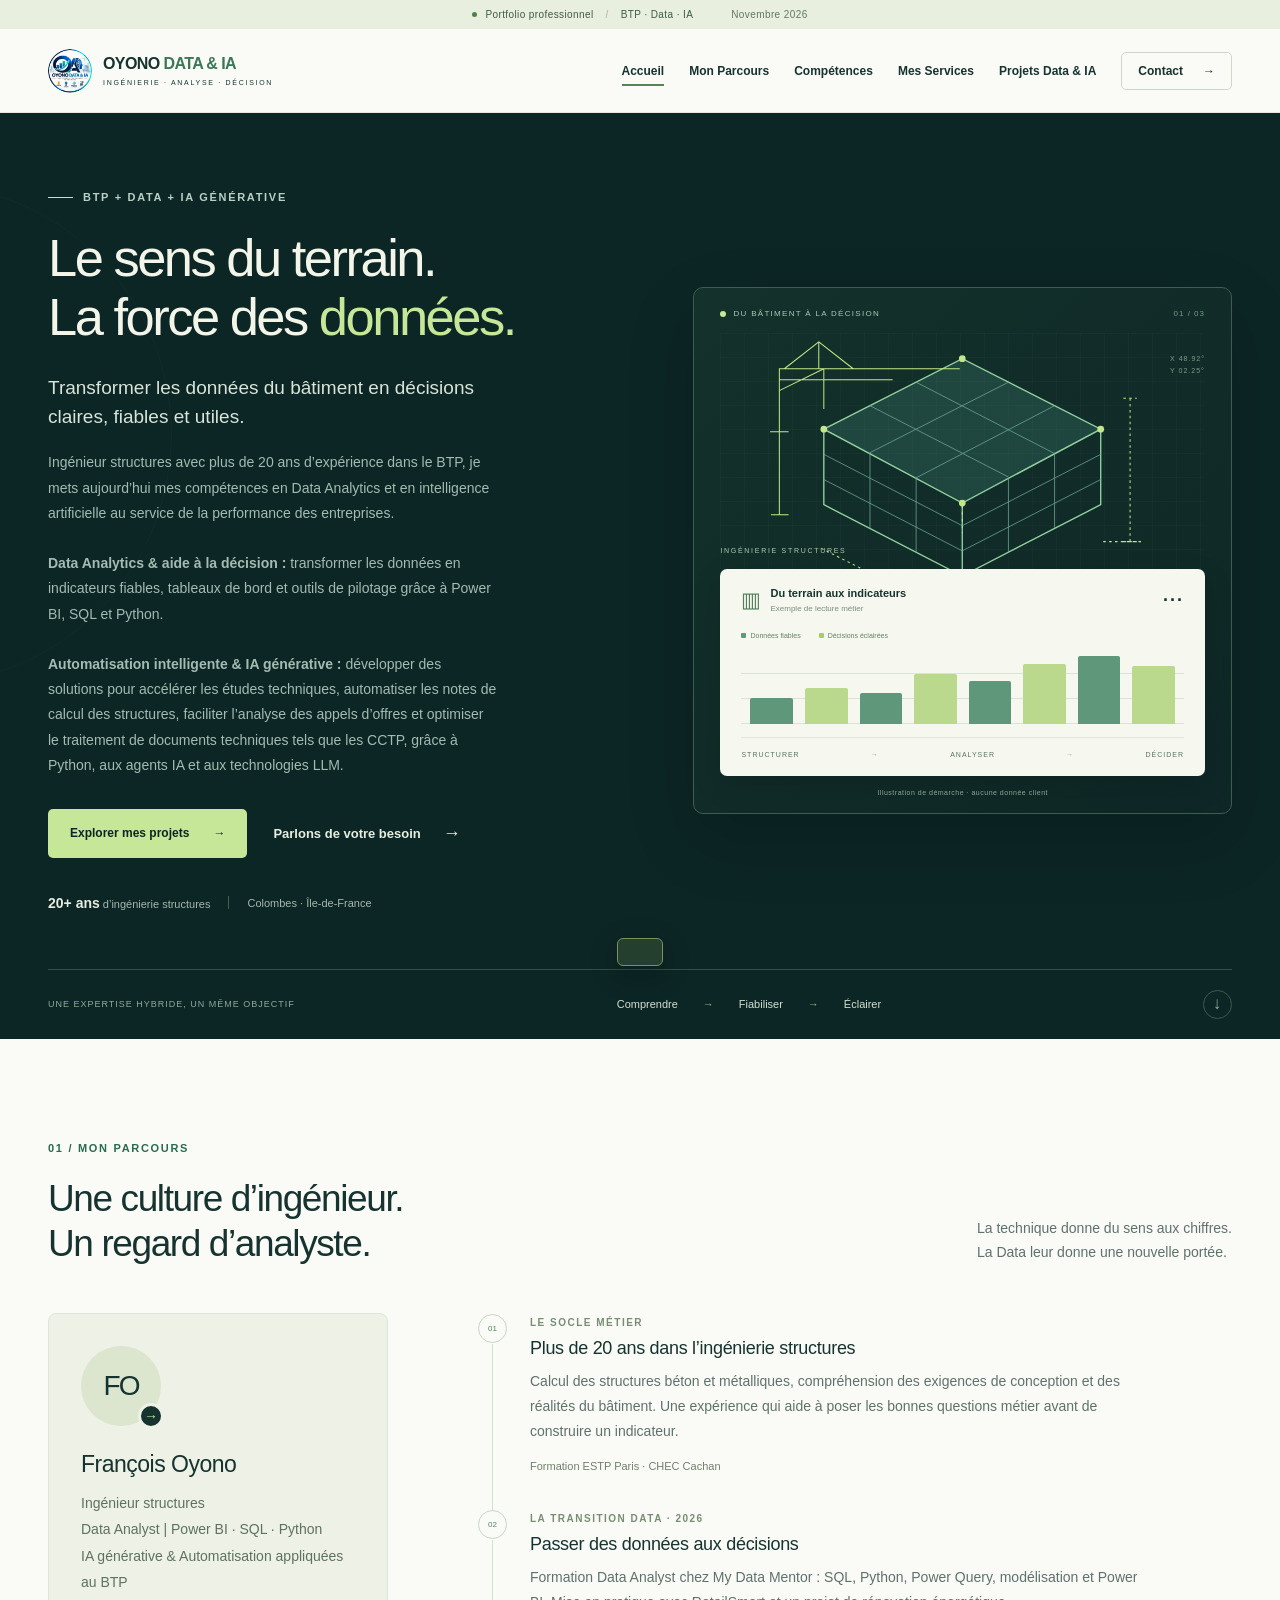
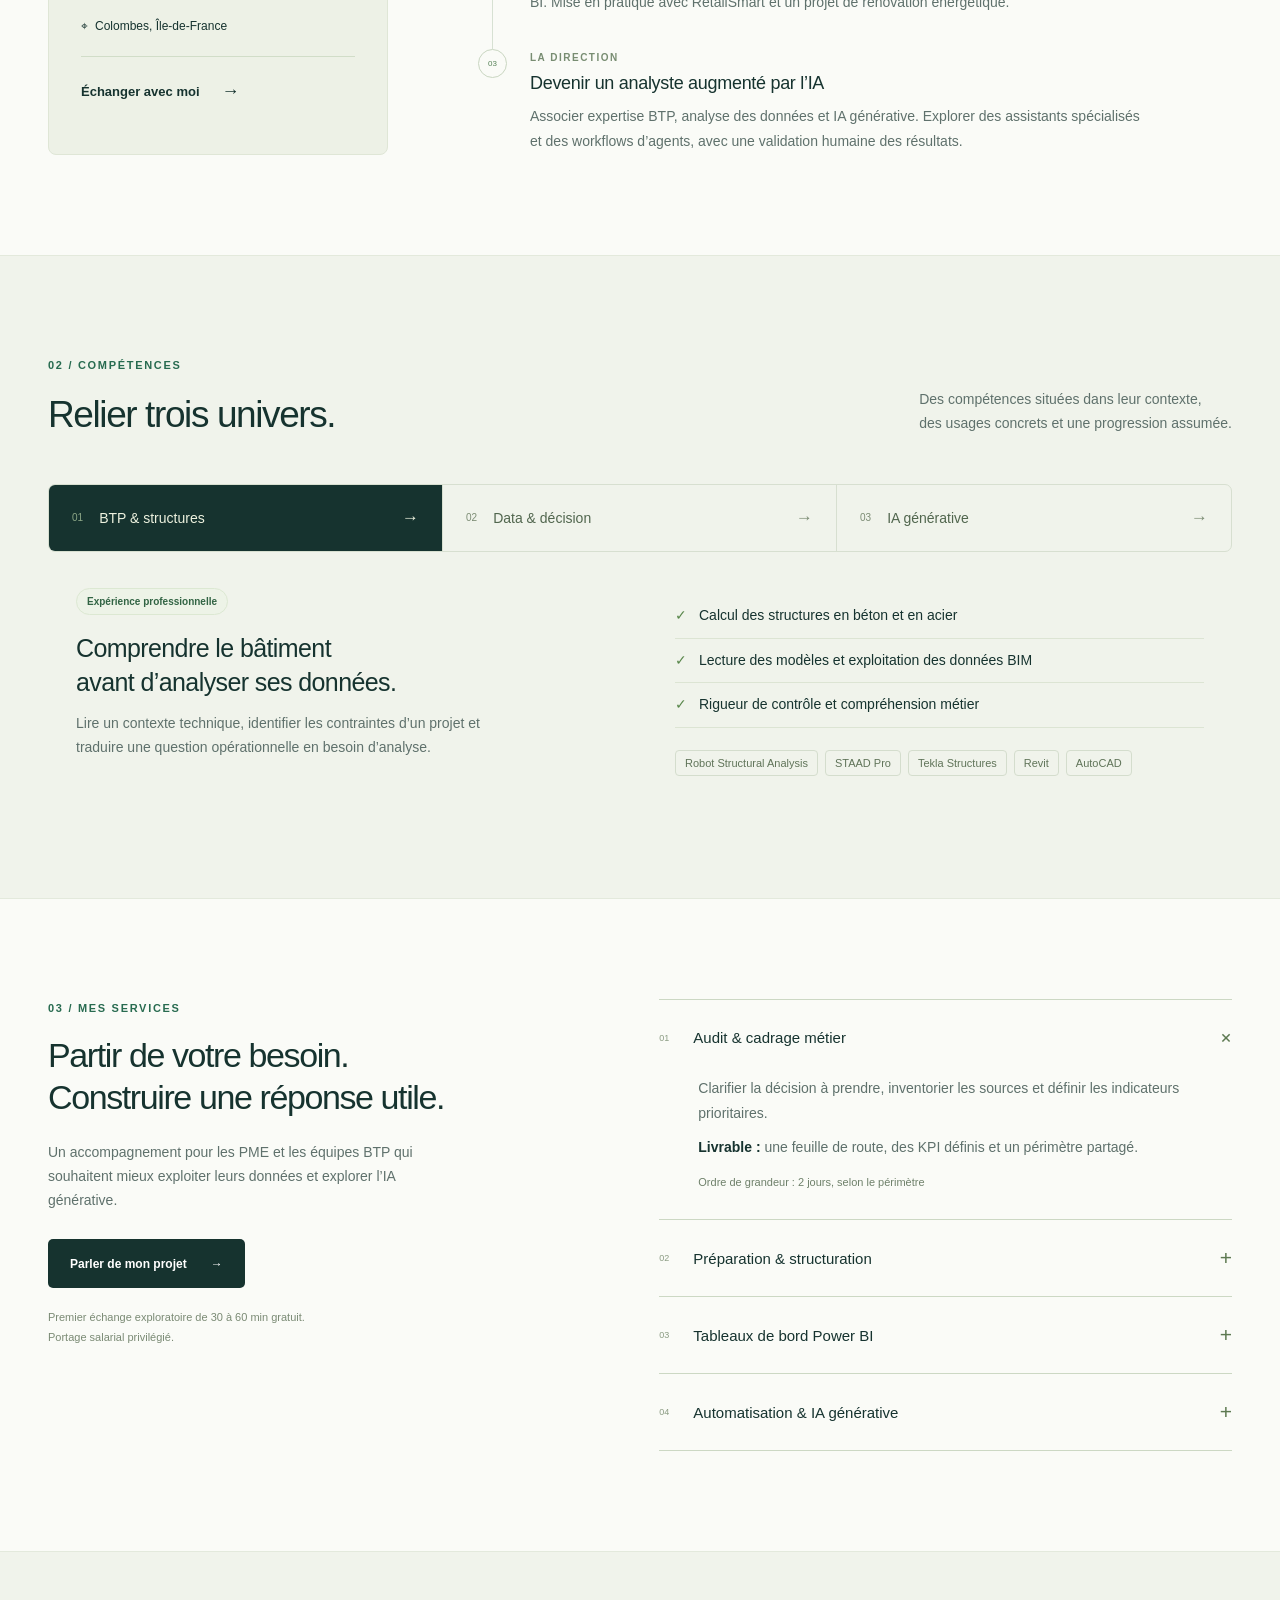
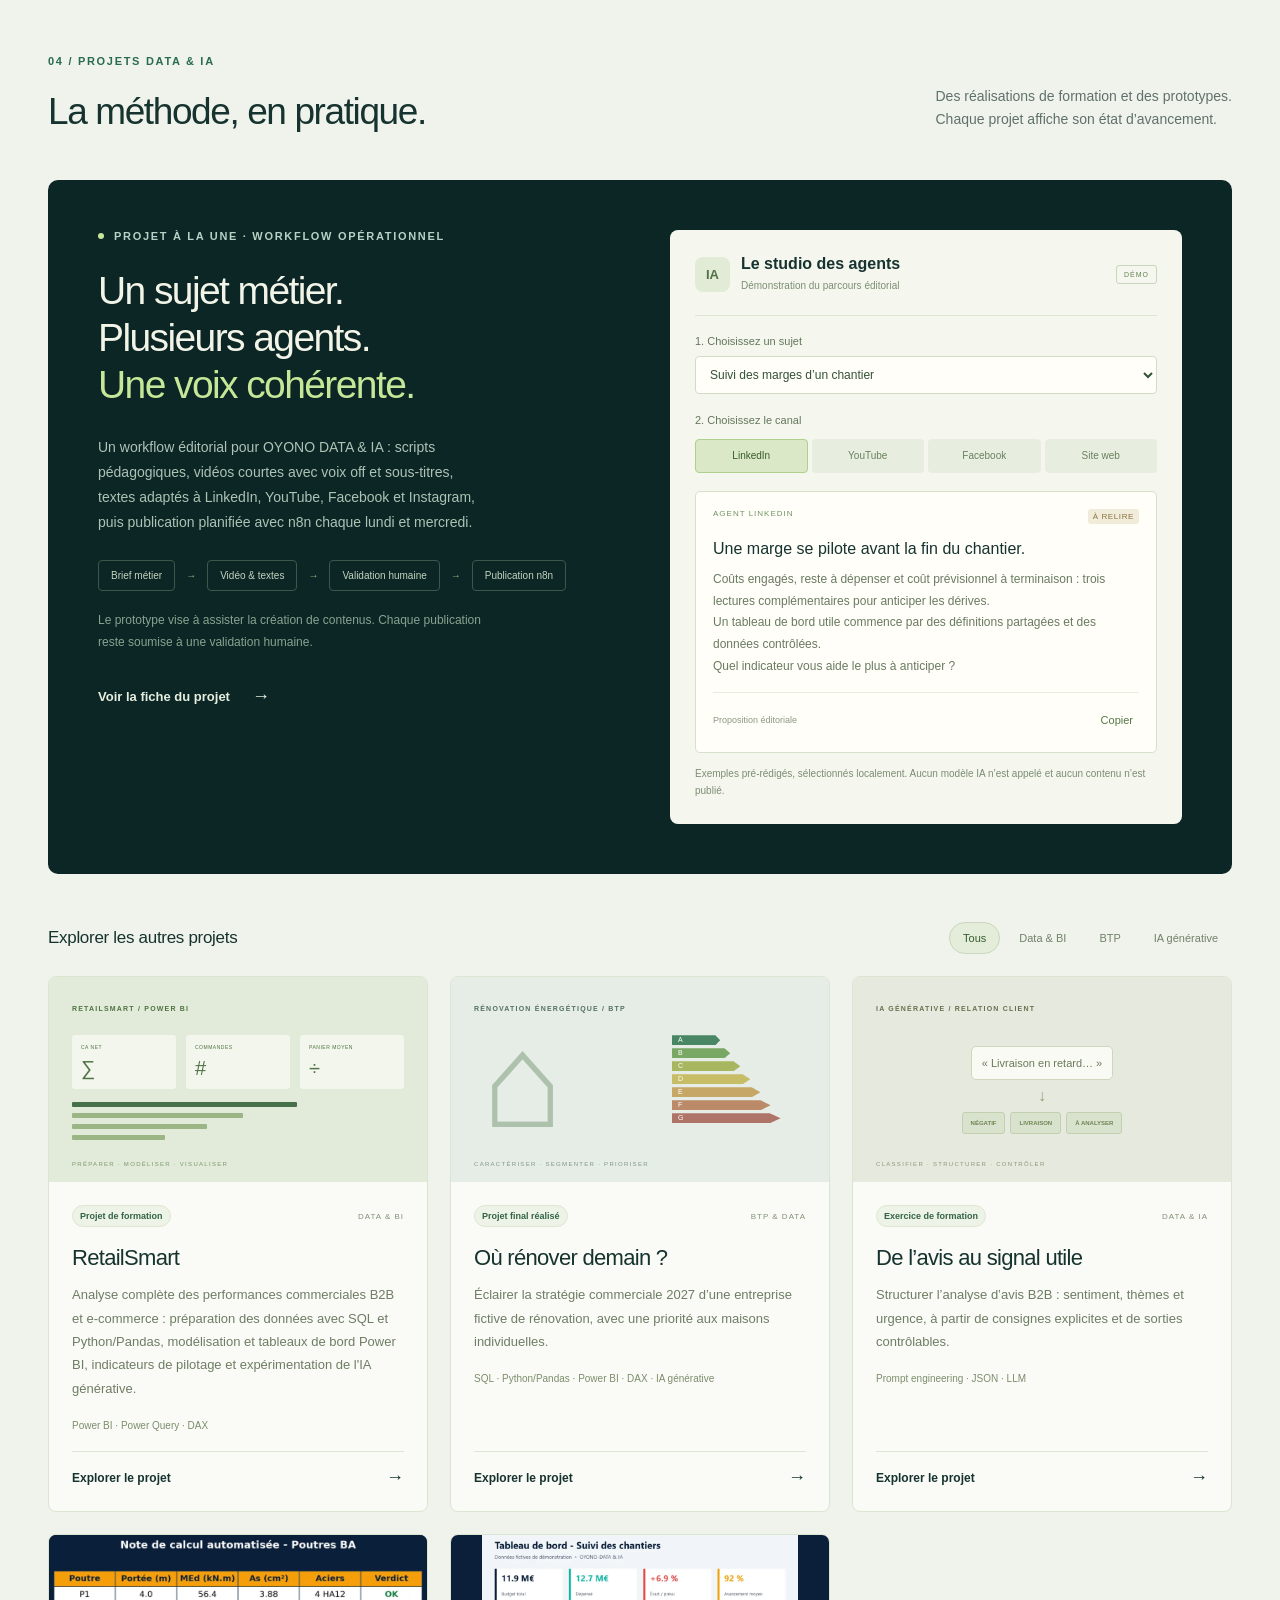
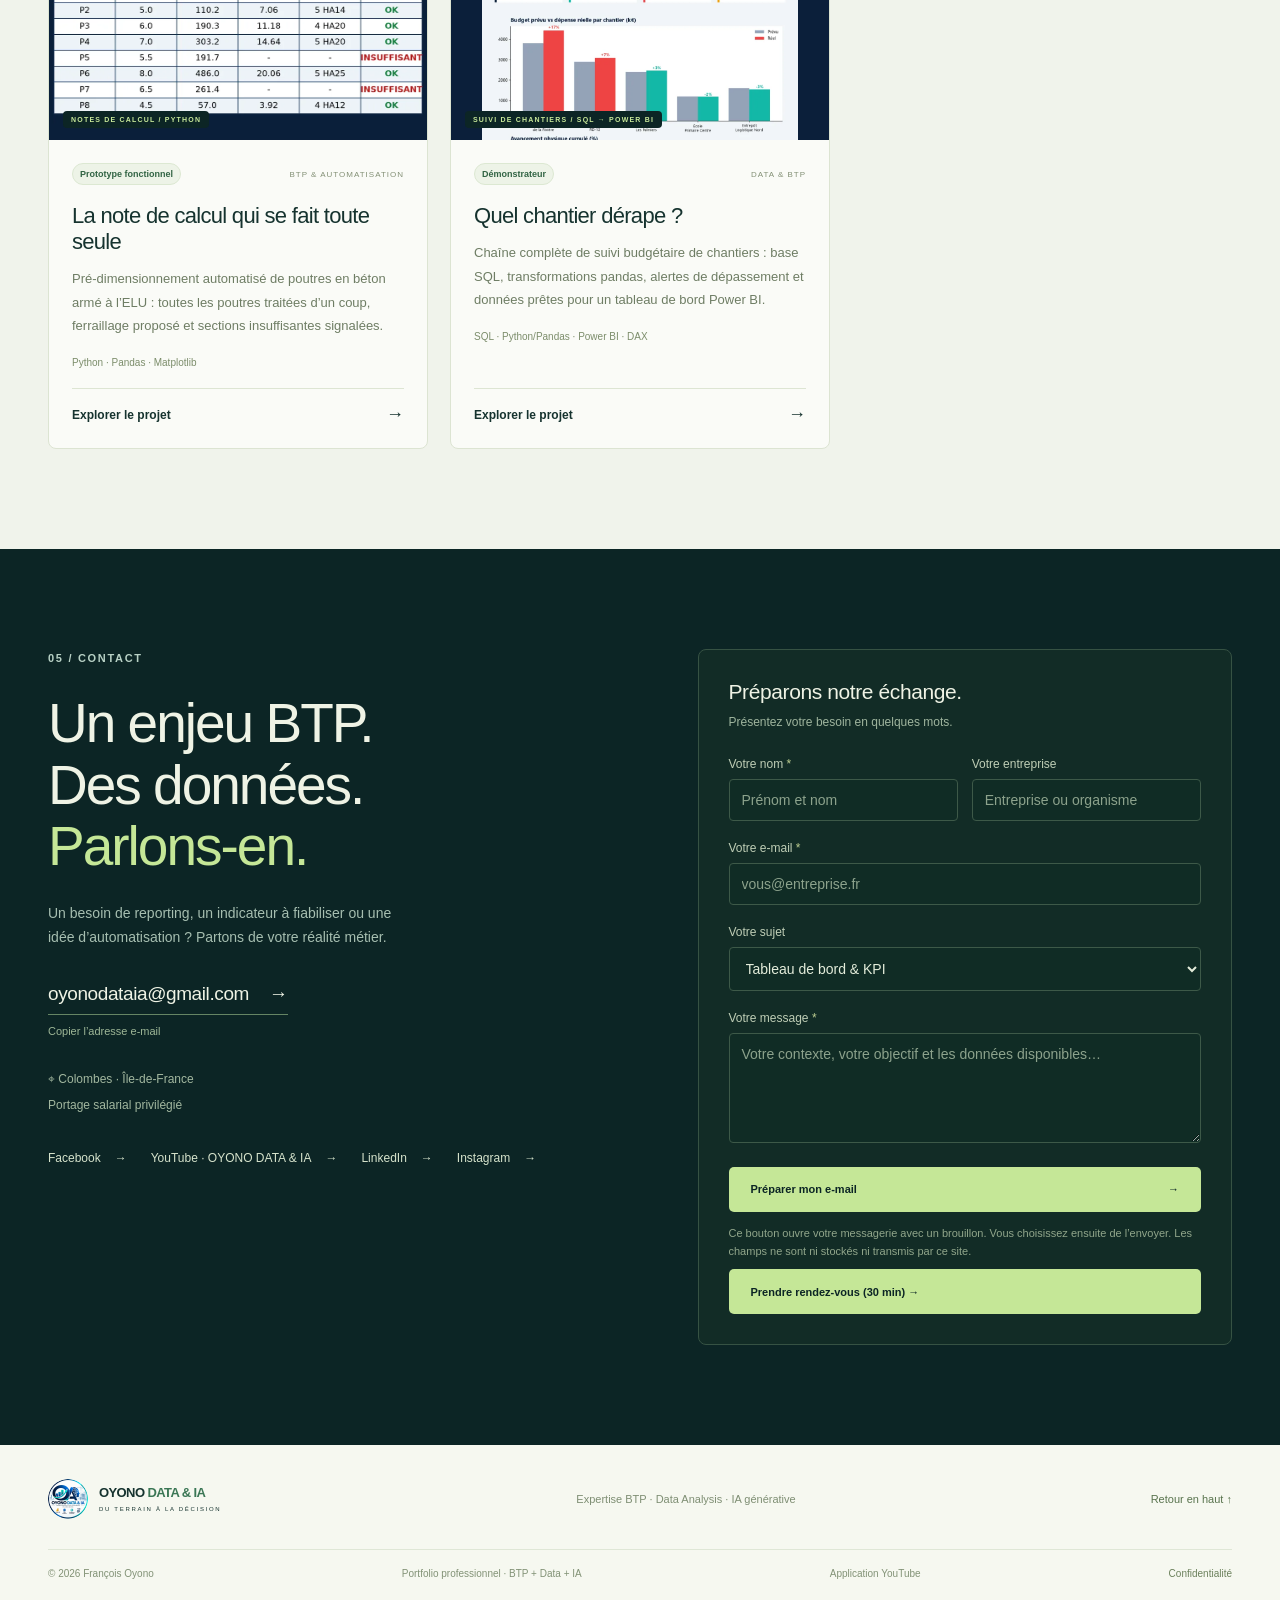
<file: index.html>
<!doctype html>
<html lang="fr">
<head>
  <meta charset="utf-8">
  <meta name="viewport" content="width=device-width, initial-scale=1">
  <meta name="robots" content="index,follow">
  <link rel="canonical" href="https://francois-oyono.github.io/portfolio-btp-data/">
  <meta name="theme-color" content="#0c2525">
  <meta name="description" content="François Oyono : plus de 20 ans d’ingénierie structures, associés à la Data et à l’IA générative. Portfolio professionnel BTP, Data et IA générative.">
  <title>OYONO DATA & IA — BTP, Data & IA générative</title>
  <link rel="icon" href="assets/logo.webp" type="image/webp">
  <link rel="stylesheet" href="style.css">
  <script src="script.js" defer></script>
</head>
<body>
<a class="skip-link" href="#contenu">Aller au contenu</a>
<div class="review-bar"><span class="status-dot"></span> Portfolio professionnel <span class="review-separator">/</span> BTP · Data · IA <span class="review-date">Novembre 2026</span></div>
<header class="site-header">
  <a href="#accueil" class="brand" aria-label="OYONO DATA et IA, accueil"><img src="assets/logo.webp" width="44" height="44" alt=""><span>OYONO <b>DATA & IA</b><small>INGÉNIERIE · ANALYSE · DÉCISION</small></span></a>
  <button class="menu-toggle" aria-expanded="false" aria-controls="navigation" aria-label="Ouvrir le menu"><span></span><span></span><span></span></button>
  <nav id="navigation" aria-label="Navigation principale">
    <a href="#accueil" aria-current="location">Accueil</a><a href="#parcours">Mon Parcours</a><a href="#competences">Compétences</a><a href="#services">Mes Services</a><a href="#projets">Projets Data & IA</a><a href="#contact" class="nav-contact">Contact <span aria-hidden="true">→</span></a>
  </nav>
</header>
<main id="contenu">
  <section id="accueil" class="hero">
    <div class="container hero-grid">
      <div class="hero-copy">
        <div class="eyebrow"><span class="line"></span> BTP + DATA + IA GÉNÉRATIVE</div>
        <h1>Le sens du terrain.<br>La force des <em>données.</em></h1>
        <p class="hero-lead">Transformer les données du bâtiment en décisions claires, fiables et utiles.</p>
        <p class="hero-description">
  Ingénieur structures avec plus de 20 ans d’expérience dans le BTP, je mets aujourd’hui mes compétences en Data Analytics et en intelligence artificielle au service de la performance des entreprises.
  <br><br>
  <strong>Data Analytics &amp; aide à la décision :</strong> transformer les données en indicateurs fiables, tableaux de bord et outils de pilotage grâce à Power BI, SQL et Python.
  <br><br>
  <strong>Automatisation intelligente &amp; IA générative :</strong> développer des solutions pour accélérer les études techniques, automatiser les notes de calcul des structures, faciliter l’analyse des appels d’offres et optimiser le traitement de documents techniques tels que les CCTP, grâce à Python, aux agents IA et aux technologies LLM.
</p>
        <div class="hero-actions"><a class="button button-lime" href="#projets">Explorer mes projets <span aria-hidden="true">→</span></a><a class="text-link light" href="#contact">Parlons de votre besoin <span aria-hidden="true">→</span></a></div>
        <div class="hero-meta"><span><b>20+ ans</b> d’ingénierie structures</span><i></i><span>Colombes · Île-de-France</span></div>
      </div>
      <div class="hero-visual" aria-label="Illustration du passage des données du bâtiment aux indicateurs de décision">
        <div class="visual-topline"><span class="status-dot"></span> DU BÂTIMENT À LA DÉCISION <span>01 / 03</span></div>
        <div class="blueprint" aria-hidden="true">
          <svg viewBox="0 0 500 270" fill="none" xmlns="http://www.w3.org/2000/svg"><defs><linearGradient id="buildingShade" x1="90" y1="40" x2="400" y2="270"><stop stop-color="#5bb8a4" stop-opacity=".18"/><stop offset="1" stop-color="#a8dc75" stop-opacity=".05"/></linearGradient></defs><path d="M250 25 415 109 250 197 85 109Z" fill="url(#buildingShade)"/><path d="M85 109v90l165 85 165-85v-90M250 197v87M85 109 250 25l165 84-165 88Z" stroke="#94d5a1" stroke-width="1.6"/><g stroke="#70a997" stroke-width=".9"><path d="m85 139 165 85 165-85M85 169l165 85 165-85M140 137v90M195 167v89M305 167v89M360 137v90M140 81l165 85M195 53l165 85M140 137l165-84M195 167l165-86"/></g><g stroke="#c3e885" stroke-width="1.2"><path d="M32 211V37h215M32 50l135 0M32 63l53-26M85 37v48M38 37 79 5l41 32M79 5v32M22 211h21M21 112h22"/><path d="M418 243h47M450 72v171M442 72h16M442 243h16M82 251l166 84" stroke-dasharray="3 4"/></g><g fill="#c2e68a"><circle cx="250" cy="25" r="4"/><circle cx="415" cy="109" r="4"/><circle cx="85" cy="109" r="4"/><circle cx="250" cy="197" r="4"/></g><path d="M250 200v33" stroke="#d2eea2" stroke-dasharray="3 5"/></svg>
          <span class="blueprint-label">INGÉNIERIE STRUCTURES</span><span class="blueprint-coord">X 48.92°<br>Y 02.25°</span>
        </div>
        <div class="data-window">
          <div class="window-heading"><span class="window-icon">▥</span><span>Du terrain aux indicateurs<small>Exemple de lecture métier</small></span><span class="window-dots">···</span></div>
          <div class="signal-row"><span><i class="signal mint"></i>Données fiables</span><span><i class="signal lime"></i>Décisions éclairées</span></div>
          <div class="visual-chart" aria-hidden="true"><div class="chart-grid"></div><span style="--h:35%"></span><span style="--h:48%"></span><span style="--h:42%"></span><span style="--h:67%"></span><span style="--h:58%"></span><span style="--h:80%"></span><span style="--h:91%"></span><span style="--h:78%"></span></div>
          <div class="visual-steps"><span>STRUCTURER</span><b>→</b><span>ANALYSER</span><b>→</b><span>DÉCIDER</span></div>
        </div>
        <span class="visual-caption">Illustration de démarche · aucune donnée client</span>
      </div>
    </div>
    <div class="hero-bottom container"><span>UNE EXPERTISE HYBRIDE, UN MÊME OBJECTIF</span><span>Comprendre <b>→</b> Fiabiliser <b>→</b> Éclairer</span><a href="#parcours" aria-label="Découvrir mon parcours">↓</a></div>
  </section>

  <section id="parcours" class="section container">
    <div class="section-heading"><div><p class="eyebrow dark">01 / MON PARCOURS</p><h2>Une culture d’ingénieur.<br>Un regard d’analyste.</h2></div><p>La technique donne du sens aux chiffres.<br>La Data leur donne une nouvelle portée.</p></div>
    <div class="journey-grid">
      <div class="profile-card"><span class="profile-monogram">FO<span>→</span></span><h3>François Oyono</h3><p>Ingénieur structures<br>Data Analyst | Power BI · SQL · Python<br>IA générative & Automatisation appliquées au BTP</p><div class="profile-location"><span aria-hidden="true">⌖</span> Colombes, Île-de-France</div><a class="text-link" href="#contact">Échanger avec moi <span>→</span></a></div>
      <div class="timeline">
        <article><span class="timeline-mark">01</span><div><p class="small-label">LE SOCLE MÉTIER</p><h3>Plus de 20 ans dans l’ingénierie structures</h3><p>Calcul des structures béton et métalliques, compréhension des exigences de conception et des réalités du bâtiment. Une expérience qui aide à poser les bonnes questions métier avant de construire un indicateur.</p><span class="subtle-tag">Formation ESTP Paris · CHEC Cachan</span></div></article>
        <article><span class="timeline-mark">02</span><div><p class="small-label">LA TRANSITION DATA · 2026</p><h3>Passer des données aux décisions</h3><p>Formation Data Analyst chez My Data Mentor : SQL, Python, Power Query, modélisation et Power BI. Mise en pratique avec RetailSmart et un projet de rénovation énergétique.</p></div></article>
        <article><span class="timeline-mark">03</span><div><p class="small-label">LA DIRECTION</p><h3>Devenir un analyste augmenté par l’IA</h3><p>Associer expertise BTP, analyse des données et IA générative. Explorer des assistants spécialisés et des workflows d’agents, avec une validation humaine des résultats.</p></div></article>
      </div>
    </div>
  </section>

  <section id="competences" class="section skills-section">
    <div class="container">
      <div class="section-heading"><div><p class="eyebrow dark">02 / COMPÉTENCES</p><h2>Relier trois univers.</h2></div><p>Des compétences situées dans leur contexte,<br>des usages concrets et une progression assumée.</p></div>
      <div class="skill-tabs" role="tablist" aria-label="Domaines de compétences"><button id="tab-btp" role="tab" aria-controls="panel-btp" aria-selected="true" data-tab="btp">01 <span>BTP & structures</span><b>→</b></button><button id="tab-data" role="tab" aria-controls="panel-data" aria-selected="false" tabindex="-1" data-tab="data">02 <span>Data & décision</span><b>→</b></button><button id="tab-ia" role="tab" aria-controls="panel-ia" aria-selected="false" tabindex="-1" data-tab="ia">03 <span>IA générative</span><b>→</b></button></div>
      <div class="skill-panel" role="tabpanel" id="panel-btp" aria-labelledby="tab-btp" tabindex="0"><div><span class="pill">Expérience professionnelle</span><h3>Comprendre le bâtiment<br>avant d’analyser ses données.</h3><p>Lire un contexte technique, identifier les contraintes d’un projet et traduire une question opérationnelle en besoin d’analyse.</p></div><div><ul class="check-list"><li>Calcul des structures en béton et en acier</li><li>Lecture des modèles et exploitation des données BIM</li><li>Rigueur de contrôle et compréhension métier</li></ul><div class="tool-tags"><span>Robot Structural Analysis</span><span>STAAD Pro</span><span>Tekla Structures</span><span>Revit</span><span>AutoCAD</span></div></div></div>
      <div class="skill-panel" role="tabpanel" id="panel-data" aria-labelledby="tab-data" tabindex="0" hidden><div><span class="pill">Formation & projets pratiques</span><h3>Des données organisées.<br>Des indicateurs qui se comprennent.</h3><p>Préparer, relier, calculer et visualiser les données pour construire une analyse vérifiable et utile à la décision.</p></div><div><ul class="check-list"><li>Nettoyage, contrôles qualité et préparation des données</li><li>Requêtes SQL, relations et modèles en étoile</li><li>Mesures DAX, tableaux de bord et analyse des KPI</li></ul><div class="tool-tags"><span>Power BI</span><span>Power Query</span><span>DAX</span><span>SQL / MySQL</span><span>Python · Pandas</span><span>Excel</span></div></div></div>
      <div class="skill-panel" role="tabpanel" id="panel-ia" aria-labelledby="tab-ia" tabindex="0" hidden><div><span class="pill">Apprentissage & prototypes</span><h3>Automatiser avec méthode.<br>Garder le jugement humain.</h3><p>Concevoir des consignes précises, structurer les réponses et contrôler les productions de modèles de langage.</p></div><div><ul class="check-list"><li>Prompt engineering et formats de sortie structurés</li><li>Classification d’avis et synthèse de contenus</li><li>Conception d’un workflow d’agents éditoriaux</li></ul><div class="tool-tags"><span>LLM</span><span>Prompt engineering</span><span>JSON</span><span>Python</span><span>Validation humaine</span></div><a class="text-link" href="#agents">Explorer le projet d’agents IA <span>→</span></a></div></div>
    </div>
  </section>

  <section id="services" class="section container">
    <div class="services-grid"><div class="services-intro"><p class="eyebrow dark">03 / MES SERVICES</p><h2>Partir de votre besoin.<br>Construire une réponse utile.</h2><p>Un accompagnement pour les PME et les équipes BTP qui souhaitent mieux exploiter leurs données et explorer l’IA générative.</p><a href="#contact" class="button button-dark">Parler de mon projet <span>→</span></a><p class="service-note">Premier échange exploratoire de 30 à 60 min gratuit.<br>Portage salarial privilégié.</p></div>
    <div class="service-accordions">
      <details open><summary><span>01</span>Audit & cadrage métier<b aria-hidden="true">+</b></summary><div class="accordion-content"><p>Clarifier la décision à prendre, inventorier les sources et définir les indicateurs prioritaires.</p><p><strong>Livrable :</strong> une feuille de route, des KPI définis et un périmètre partagé.</p><span class="subtle-tag">Ordre de grandeur : 2 jours, selon le périmètre</span></div></details>
      <details><summary><span>02</span>Préparation & structuration<b aria-hidden="true">+</b></summary><div class="accordion-content"><p>Nettoyer les fichiers, contrôler les doublons et les valeurs manquantes, puis organiser les tables et leurs relations.</p><p><strong>Livrable :</strong> des données préparées et des contrôles documentés.</p><span class="subtle-tag">Nettoyage : 1 jour · Structuration : 1 jour, à ajuster</span></div></details>
      <details><summary><span>03</span>Tableaux de bord Power BI<b aria-hidden="true">+</b></summary><div class="accordion-content"><p>Relier les données, définir les mesures, concevoir les visuels et vérifier les résultats avec le métier.</p><p><strong>Livrable :</strong> un tableau de bord interactif et ses définitions d’indicateurs.</p><span class="subtle-tag">Ordre de grandeur : 3 jours · Maintenance possible</span></div></details>
      <details><summary><span>04</span>Automatisation & IA générative<b aria-hidden="true">+</b></summary><div class="accordion-content"><p>Explorer un cas d’usage ciblé : synthèse, classification ou préparation de contenus avec Python et des modèles de langage.</p><p><strong>Livrable :</strong> un prototype, des exemples de résultats et une procédure de validation humaine.</p><span class="subtle-tag">Périmètre et faisabilité définis après cadrage</span></div></details>
    </div></div>
  </section>

  <section id="projets" class="section projects-section">
    <div class="container">
      <div class="section-heading"><div><p class="eyebrow dark">04 / PROJETS DATA & IA</p><h2>La méthode, en pratique.</h2></div><p>Des réalisations de formation et des prototypes.<br>Chaque projet affiche son état d’avancement.</p></div>
      <article id="agents" class="agents-feature">
        <div class="agents-info"><div class="eyebrow"><span class="status-dot"></span> PROJET À LA UNE · WORKFLOW OPÉRATIONNEL</div><h3>Un sujet métier.<br>Plusieurs agents.<br><em>Une voix cohérente.</em></h3><p>Un workflow éditorial pour OYONO DATA & IA : scripts pédagogiques, vidéos courtes avec voix off et sous-titres, textes adaptés à LinkedIn, YouTube, Facebook et Instagram, puis publication planifiée avec n8n chaque lundi et mercredi.</p><div class="agent-flow"><span>Brief métier</span><b>→</b><span>Vidéo & textes</span><b>→</b><span>Validation humaine</span><b>→</b><span>Publication n8n</span></div><p class="agents-note">Le prototype vise à assister la création de contenus. Chaque publication reste soumise à une validation humaine.</p><button class="text-link light" data-project="agents">Voir la fiche du projet <span>→</span></button></div>
        <div class="agent-demo"><div class="demo-head"><span class="demo-icon">IA</span><div><h4>Le studio des agents</h4><p>Démonstration du parcours éditorial</p></div><span class="demo-badge">DÉMO</span></div><label for="demo-topic">1. Choisissez un sujet</label><select id="demo-topic"><option value="finance">Suivi des marges d’un chantier</option><option value="energie">Rénovation énergétique</option><option value="qualite">Fiabilité des données BTP</option></select><p class="demo-label">2. Choisissez le canal</p><div class="channel-tabs" role="group" aria-label="Canal de la démonstration"><button data-channel="linkedin" aria-pressed="true">LinkedIn</button><button data-channel="youtube" aria-pressed="false">YouTube</button><button data-channel="facebook" aria-pressed="false">Facebook</button><button data-channel="site" aria-pressed="false">Site web</button></div><div class="draft-output" aria-live="polite"><div class="draft-meta"><span id="draft-channel">AGENT LINKEDIN</span><span>À RELIRE</span></div><h5 id="draft-title"></h5><p id="draft-text"></p><div class="draft-footer"><span>Proposition éditoriale</span><button id="copy-draft" aria-label="Copier la proposition éditoriale">Copier <span aria-hidden="true"></span></button></div></div><p class="demo-disclaimer">Exemples pré-rédigés, sélectionnés localement. Aucun modèle IA n’est appelé et aucun contenu n’est publié.</p></div>
      </article>
      <div class="project-toolbar"><h3>Explorer les autres projets</h3><div class="project-filters" role="group" aria-label="Filtrer les projets"><button class="selected" data-filter="all" aria-pressed="true">Tous</button><button data-filter="data" aria-pressed="false">Data & BI</button><button data-filter="btp" aria-pressed="false">BTP</button><button data-filter="ia" aria-pressed="false">IA générative</button></div></div>
      <div class="project-grid" id="project-grid">
        <article class="project-card" data-category="data"><div class="project-art retail-art" aria-hidden="true"><span class="art-label">RETAILSMART / POWER BI</span><div class="retail-metrics"><span>CA NET<b>∑</b></span><span>COMMANDES<b>#</b></span><span>PANIER MOYEN<b>÷</b></span></div><div class="retail-bars"><i style="--w:87%"></i><i style="--w:66%"></i><i style="--w:52%"></i><i style="--w:36%"></i></div><span class="art-foot">PRÉPARER · MODÉLISER · VISUALISER</span></div><div class="project-body"><div class="project-state"><span class="pill">Projet de formation</span><span>DATA & BI</span></div><h3>RetailSmart</h3><p>Analyse complète des performances commerciales B2B et e-commerce : préparation des données avec SQL et Python/Pandas, modélisation et tableaux de bord Power BI, indicateurs de pilotage et expérimentation de l'IA générative.</p><div class="project-tools">Power BI · Power Query · DAX</div><button class="text-link" data-project="retail">Explorer le projet <span>→</span></button></div></article>
        <article class="project-card" data-category="btp data"><div class="project-art energy-art" aria-hidden="true"><span class="art-label">RÉNOVATION ÉNERGÉTIQUE / BTP</span><div class="energy-house">⌂</div><div class="energy-bars"><i>A</i><i>B</i><i>C</i><i>D</i><i>E</i><i>F</i><i>G</i></div><span class="art-foot">CARACTÉRISER · SEGMENTER · PRIORISER</span></div><div class="project-body"><div class="project-state"><span class="pill">Projet final réalisé</span><span>BTP & DATA</span></div><h3>Où rénover demain ?</h3><p>Éclairer la stratégie commerciale 2027 d’une entreprise fictive de rénovation, avec une priorité aux maisons individuelles.</p><div class="project-tools">SQL · Python/Pandas · Power BI · DAX · IA générative</div><button class="text-link" data-project="energie">Explorer le projet <span>→</span></button></div></article>
        <article class="project-card" data-category="ia data"><div class="project-art review-art" aria-hidden="true"><span class="art-label">IA GÉNÉRATIVE / RELATION CLIENT</span><div class="review-lines"><span>« Livraison en retard… »</span><i>↓</i><div><b>NÉGATIF</b><b>LIVRAISON</b><b>À ANALYSER</b></div></div><span class="art-foot">CLASSIFIER · STRUCTURER · CONTRÔLER</span></div><div class="project-body"><div class="project-state"><span class="pill">Exercice de formation</span><span>DATA & IA</span></div><h3>De l’avis au signal utile</h3><p>Structurer l’analyse d’avis B2B : sentiment, thèmes et urgence, à partir de consignes explicites et de sorties contrôlables.</p><div class="project-tools">Prompt engineering · JSON · LLM</div><button class="text-link" data-project="avis">Explorer le projet <span>→</span></button></div></article>
        <article class="project-card" data-category="btp"><div class="project-art shot-art" aria-hidden="true"><img src="assets/projet-note-calcul.webp" alt="" loading="lazy" width="900" height="634"><span class="art-label">NOTES DE CALCUL / PYTHON</span></div><div class="project-body"><div class="project-state"><span class="pill">Prototype fonctionnel</span><span>BTP & AUTOMATISATION</span></div><h3>La note de calcul qui se fait toute seule</h3><p>Pré-dimensionnement automatisé de poutres en béton armé à l’ELU : toutes les poutres traitées d’un coup, ferraillage proposé et sections insuffisantes signalées.</p><div class="project-tools">Python · Pandas · Matplotlib</div><button class="text-link" data-project="notecalcul">Explorer le projet <span>→</span></button></div></article>
        <article class="project-card" data-category="data btp"><div class="project-art shot-art" aria-hidden="true"><img src="assets/projet-suivi-chantiers.webp" alt="" loading="lazy" width="900" height="583"><span class="art-label">SUIVI DE CHANTIERS / SQL → POWER BI</span></div><div class="project-body"><div class="project-state"><span class="pill">Démonstrateur</span><span>DATA & BTP</span></div><h3>Quel chantier dérape ?</h3><p>Chaîne complète de suivi budgétaire de chantiers : base SQL, transformations pandas, alertes de dépassement et données prêtes pour un tableau de bord Power BI.</p><div class="project-tools">SQL · Python/Pandas · Power BI · DAX</div><button class="text-link" data-project="chantiers">Explorer le projet <span>→</span></button></div></article>
      </div>
      <p id="filter-status" class="sr-only" aria-live="polite">5 projets affichés</p>
    </div>
  </section>

  <section id="contact" class="section contact-section">
    <div class="container contact-grid"><div><p class="eyebrow">05 / CONTACT</p><h2>Un enjeu BTP.<br>Des données.<br><em>Parlons-en.</em></h2><p class="contact-intro">Un besoin de reporting, un indicateur à fiabiliser ou une idée d’automatisation ? Partons de votre réalité métier.</p><a class="email-link" href="mailto:oyonodataia@gmail.com">oyonodataia@gmail.com <span aria-hidden="true">→</span></a><button id="copy-email" class="copy-email">Copier l’adresse e-mail <span aria-hidden="true"></span></button><div class="contact-facts"><span>⌖ Colombes · Île-de-France</span><span>Portage salarial privilégié</span></div><div class="social-links"><a href="https://www.facebook.com/profile.php?id=61594998582758" target="_blank" rel="noopener noreferrer">Facebook <span>→</span><span class="sr-only"> (nouvel onglet)</span></a><a href="https://www.youtube.com/@oyonodataia" target="_blank" rel="noopener noreferrer">YouTube · OYONO DATA &amp; IA <span>→</span><span class="sr-only"> (nouvel onglet)</span></a><a href="https://www.linkedin.com/in/oyono-oyono-francois-285346102/" target="_blank" rel="noopener noreferrer">LinkedIn <span>→</span><span class="sr-only"> (nouvel onglet)</span></a><a href="https://www.instagram.com/oyonodataia/" target="_blank" rel="noopener noreferrer">Instagram <span>→</span><span class="sr-only"> (nouvel onglet)</span></a></div></div>
    <form id="contact-form" class="contact-form"><h3>Préparons notre échange.</h3><p>Présentez votre besoin en quelques mots.</p><div class="form-row"><div><label for="contact-name">Votre nom <span>*</span></label><input id="contact-name" name="nom" autocomplete="name" required maxlength="100" placeholder="Prénom et nom"></div><div><label for="contact-company">Votre entreprise</label><input id="contact-company" name="entreprise" autocomplete="organization" maxlength="120" placeholder="Entreprise ou organisme"></div></div><label for="contact-email">Votre e-mail <span>*</span></label><input id="contact-email" name="email" type="email" autocomplete="email" required maxlength="180" placeholder="vous@entreprise.fr"><label for="contact-subject">Votre sujet</label><select id="contact-subject" name="sujet"><option>Tableau de bord & KPI</option><option>Préparation & qualité des données</option><option>Automatisation & IA générative</option><option>Collaboration BTP / Data</option><option>Retour sur le portfolio</option></select><label for="contact-message">Votre message <span>*</span></label><textarea id="contact-message" name="message" required minlength="10" maxlength="3000" rows="4" placeholder="Votre contexte, votre objectif et les données disponibles…"></textarea><button type="submit" class="button button-lime">Préparer mon e-mail <span aria-hidden="true">→</span></button><p class="form-note">Ce bouton ouvre votre messagerie avec un brouillon. Vous choisissez ensuite de l’envoyer. Les champs ne sont ni stockés ni transmis par ce site.</p><p id="form-status" role="status"></p><a id="email-fallback" hidden class="text-link light" href="mailto:oyonodataia@gmail.com">Ouvrir à nouveau le brouillon →</a><button type="button" id="copy-message" hidden class="text-link light">Copier mon message </button><a href="https://calendly.com/oyonodataia/30min"
   target="_blank"
   rel="noopener noreferrer"
   class="button button-lime">
   Prendre rendez-vous (30 min) →
</a></form></div>
  </section>
</main>
<footer><div class="container footer-top"><a class="brand" href="#accueil"><img src="assets/logo.webp" width="40" height="40" alt=""><span>OYONO <b>DATA & IA</b><small>DU TERRAIN À LA DÉCISION</small></span></a><p>Expertise BTP · Data Analysis · IA générative</p><a href="#accueil" class="back-top">Retour en haut ↑</a></div><div class="container footer-bottom"><span>© 2026 François Oyono</span><span>Portfolio professionnel · BTP + Data + IA</span><a href="application-youtube.html">Application YouTube</a><button id="privacy-button">Confidentialité</button></div></footer>
<dialog id="project-dialog" aria-labelledby="dialog-title"><button class="dialog-close" aria-label="Fermer la fiche">×</button><div id="dialog-content"></div><div class="dialog-bottom"><a href="#contact" class="button button-dark" id="dialog-contact">Échanger sur ce projet →</a><button class="text-link dialog-close-secondary">Fermer</button></div></dialog>
<div id="toast" role="status" aria-live="polite"></div>
</body>
</html>
</file>
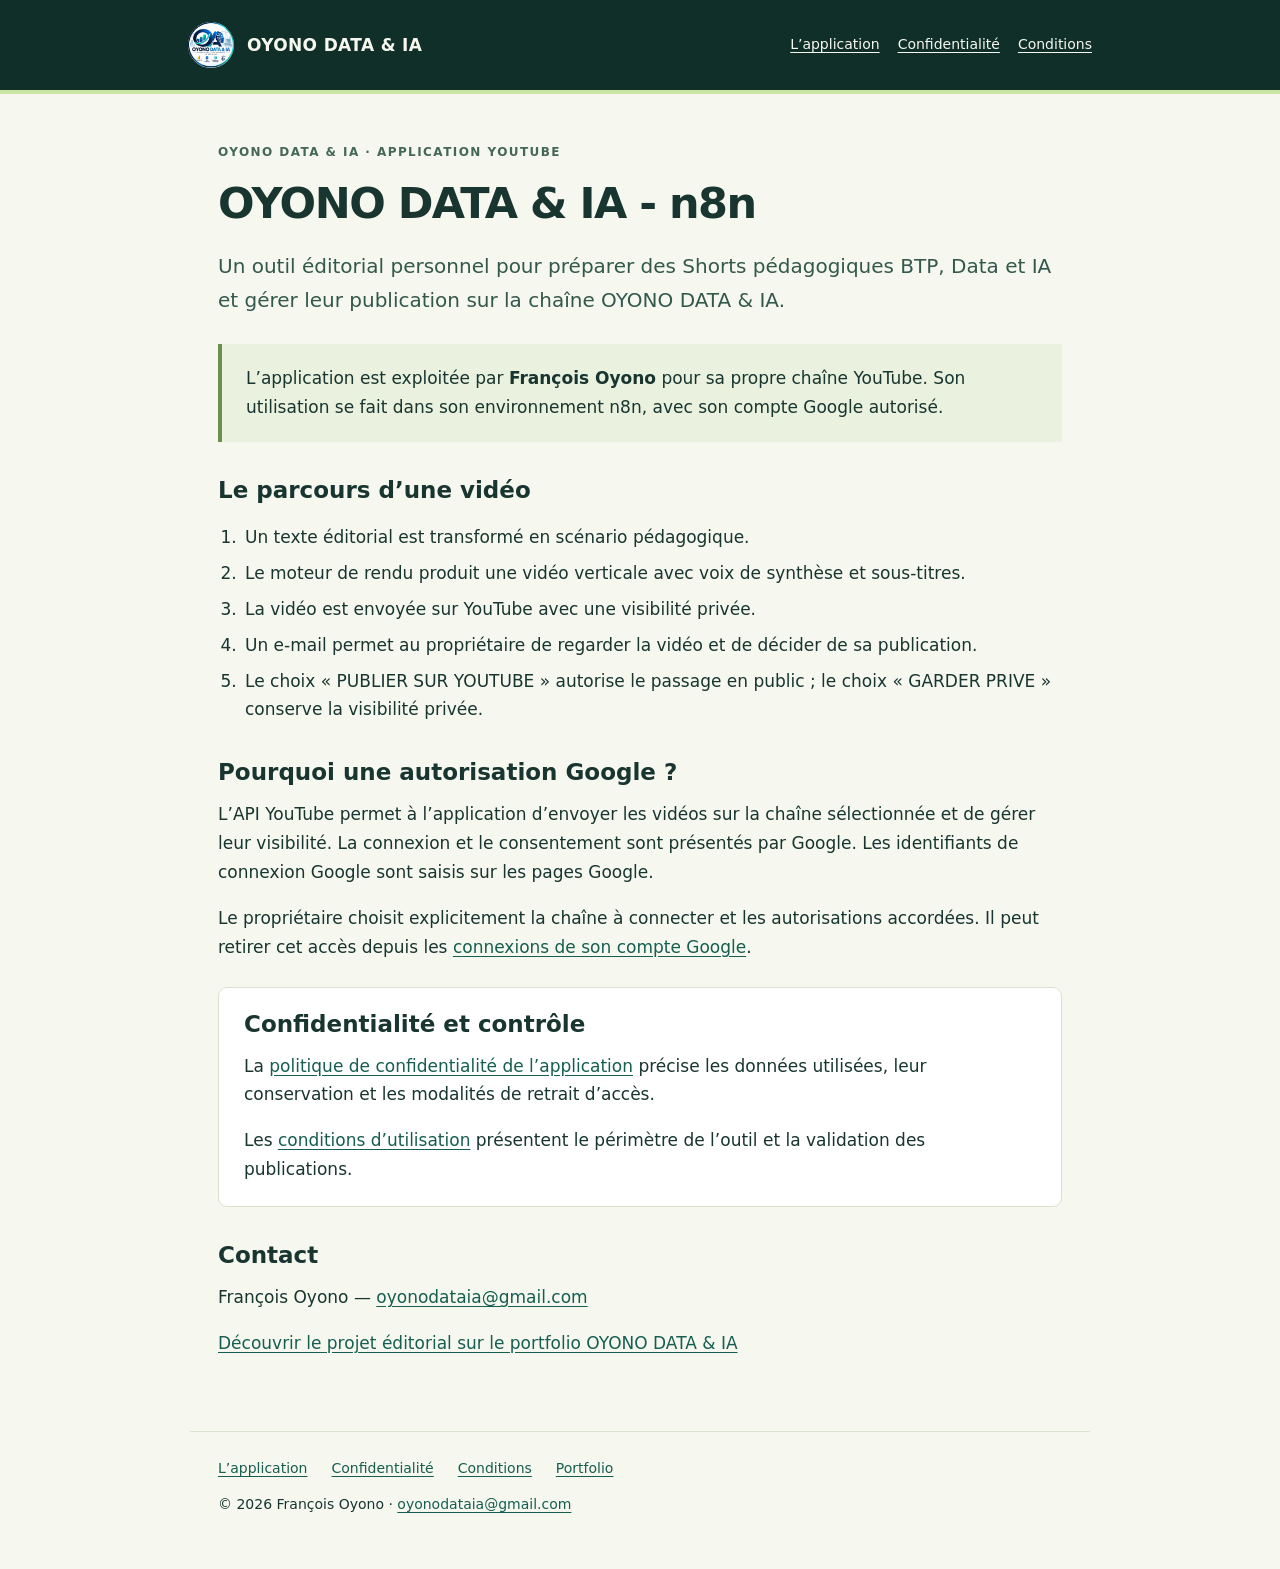
<file: application-youtube.html>
<!doctype html>
<html lang="fr"><head><meta charset="utf-8"><meta name="viewport" content="width=device-width, initial-scale=1"><title>Application YouTube — OYONO DATA &amp; IA - n8n</title><meta name="description" content="Présentation de l’application personnelle OYONO DATA & IA - n8n : création de Shorts YouTube avec validation humaine."><link rel="canonical" href="https://francois-oyono.github.io/portfolio-btp-data/application-youtube.html"><link rel="icon" href="assets/logo.webp" type="image/webp"><style>*{box-sizing:border-box}html{color-scheme:light}body{margin:0;background:#f6f8f0;color:#18352f;font:17px/1.7 system-ui,-apple-system,"Segoe UI",sans-serif}a{color:#165e50;text-underline-offset:3px}a:focus-visible{outline:3px solid #517e1b;outline-offset:5px}.skip{position:absolute;left:16px;top:-80px;padding:10px;background:white}.skip:focus{top:10px}.top{background:#102f29;color:#f6f8f0;border-bottom:4px solid #c9e7a3}.top>div{max-width:960px;margin:auto;padding:22px 28px;display:flex;align-items:center;justify-content:space-between;gap:20px;flex-wrap:wrap}.brand{display:flex;gap:13px;align-items:center;color:inherit;text-decoration:none;font-weight:750;letter-spacing:.02em}.brand img{width:46px;height:46px;border-radius:50%}.top nav{display:flex;gap:18px;flex-wrap:wrap}.top nav a{font-size:14px;color:#f6f8f0}main{max-width:900px;padding:48px 28px 56px;margin:auto}.eyebrow{font-size:12px;font-weight:750;letter-spacing:.12em;text-transform:uppercase;color:#456756}h1{font-size:clamp(30px,5vw,43px);line-height:1.16;letter-spacing:-.035em;margin:12px 0 20px}h2{font-size:23px;line-height:1.3;margin:34px 0 12px}p{margin:0 0 17px}ul,ol{padding-left:24px}li{padding-left:3px;margin:7px 0}.lead{font-size:20px;color:#34584b}.notice{background:#eaf1df;border-left:4px solid #6b8f4e;padding:20px 24px;margin:27px 0}.notice p:last-child{margin-bottom:0}.cards{display:grid;gap:15px;margin:25px 0}.card{background:white;border:1px solid #d9e2d0;border-radius:9px;padding:22px 25px}.card h2{margin-top:0}.card p:last-child{margin-bottom:0}.date{font-size:14px;color:#526955}footer{border-top:1px solid #d9e2d0;max-width:900px;margin:auto;padding:25px 28px 36px;font-size:14px}footer nav{display:flex;gap:15px 24px;flex-wrap:wrap;margin-bottom:12px}code{overflow-wrap:anywhere;font-size:.92em}main a{overflow-wrap:anywhere}@media(max-width:550px){.top>div{padding:20px}.top nav{gap:12px 18px}main{padding:34px 20px 40px}.brand{font-size:15px}.brand img{width:40px;height:40px}.lead{font-size:18px}.card{padding:20px}.notice{padding:18px}footer{padding:22px 20px}}</style></head><body><a class="skip" href="#contenu">Aller au contenu</a><header class="top"><div><a class="brand" href="index.html"><img src="assets/logo.webp" width="46" height="46" alt=""><span>OYONO DATA &amp; IA</span></a><nav aria-label="Navigation de l’application"><a href="application-youtube.html">L’application</a><a href="confidentialite-youtube.html">Confidentialité</a><a href="conditions-youtube.html">Conditions</a></nav></div></header><main id="contenu">
<p class="eyebrow">OYONO DATA & IA · Application YouTube</p>
<h1>OYONO DATA & IA - n8n</h1>
<p class="lead">Un outil éditorial personnel pour préparer des Shorts pédagogiques BTP, Data et IA et gérer leur publication sur la chaîne OYONO DATA & IA.</p>
<div class="notice"><p>L’application est exploitée par <strong>François Oyono</strong> pour sa propre chaîne YouTube. Son utilisation se fait dans son environnement n8n, avec son compte Google autorisé.</p></div>
<h2>Le parcours d’une vidéo</h2>
<ol><li>Un texte éditorial est transformé en scénario pédagogique.</li><li>Le moteur de rendu produit une vidéo verticale avec voix de synthèse et sous-titres.</li><li>La vidéo est envoyée sur YouTube avec une visibilité privée.</li><li>Un e-mail permet au propriétaire de regarder la vidéo et de décider de sa publication.</li><li>Le choix « PUBLIER SUR YOUTUBE » autorise le passage en public ; le choix « GARDER PRIVE » conserve la visibilité privée.</li></ol>
<h2>Pourquoi une autorisation Google ?</h2>
<p>L’API YouTube permet à l’application d’envoyer les vidéos sur la chaîne sélectionnée et de gérer leur visibilité. La connexion et le consentement sont présentés par Google. Les identifiants de connexion Google sont saisis sur les pages Google.</p>
<p>Le propriétaire choisit explicitement la chaîne à connecter et les autorisations accordées. Il peut retirer cet accès depuis les <a href="https://myaccount.google.com/connections">connexions de son compte Google</a>.</p>
<div class="cards"><section class="card"><h2>Confidentialité et contrôle</h2><p>La <a href="confidentialite-youtube.html">politique de confidentialité de l’application</a> précise les données utilisées, leur conservation et les modalités de retrait d’accès.</p><p>Les <a href="conditions-youtube.html">conditions d’utilisation</a> présentent le périmètre de l’outil et la validation des publications.</p></section></div>
<h2>Contact</h2><p>François Oyono — <a href="mailto:oyonodataia@gmail.com">oyonodataia@gmail.com</a></p><p><a href="index.html#agents">Découvrir le projet éditorial sur le portfolio OYONO DATA & IA</a></p></main><footer><nav aria-label="Informations de l’application"><a href="application-youtube.html">L’application</a><a href="confidentialite-youtube.html">Confidentialité</a><a href="conditions-youtube.html">Conditions</a><a href="index.html">Portfolio</a></nav><p>© 2026 François Oyono · <a href="mailto:oyonodataia@gmail.com">oyonodataia@gmail.com</a></p></footer></body></html>
</file>
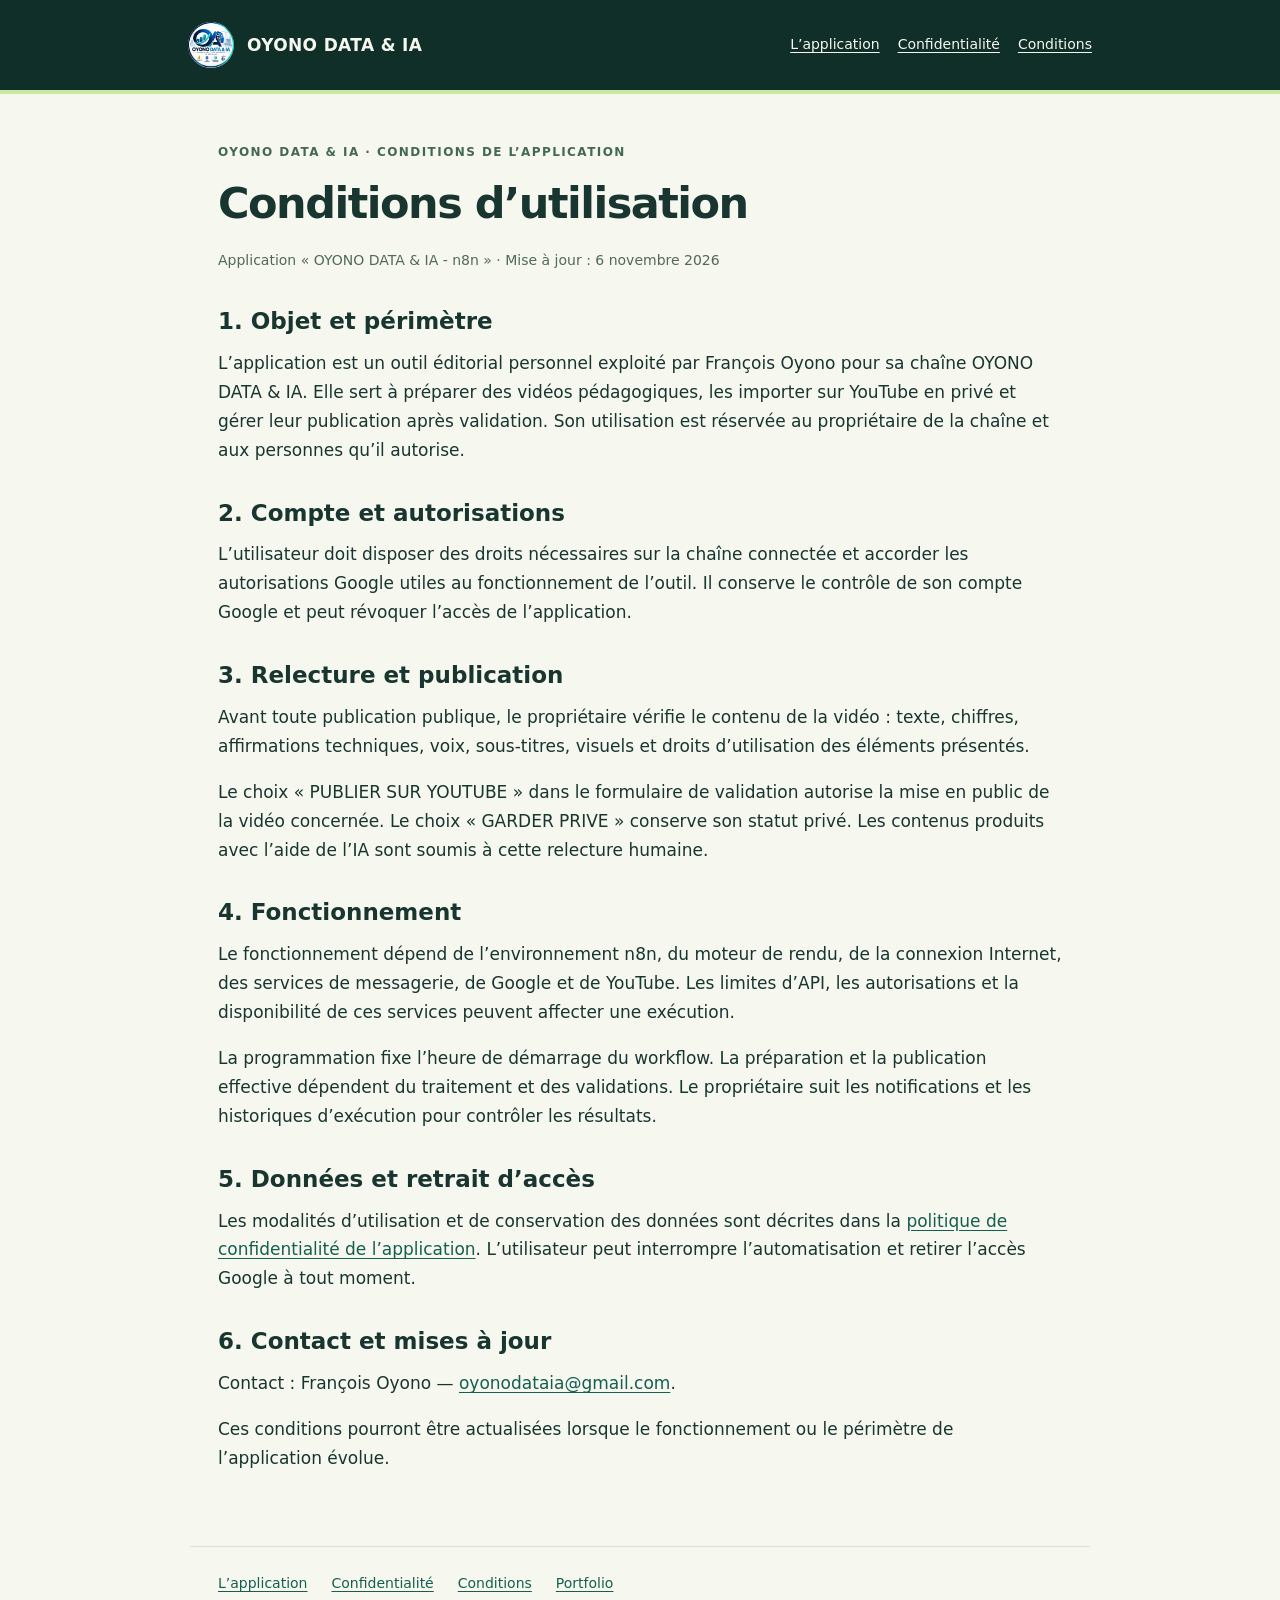
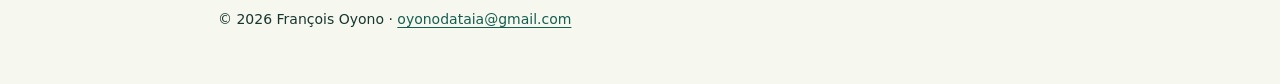
<file: conditions-youtube.html>
<!doctype html>
<html lang="fr"><head><meta charset="utf-8"><meta name="viewport" content="width=device-width, initial-scale=1"><title>Conditions d’utilisation de l’application YouTube — OYONO DATA &amp; IA</title><meta name="description" content="Périmètre et conditions d’utilisation de l’outil personnel OYONO DATA & IA - n8n."><link rel="canonical" href="https://francois-oyono.github.io/portfolio-btp-data/conditions-youtube.html"><link rel="icon" href="assets/logo.webp" type="image/webp"><style>*{box-sizing:border-box}html{color-scheme:light}body{margin:0;background:#f6f8f0;color:#18352f;font:17px/1.7 system-ui,-apple-system,"Segoe UI",sans-serif}a{color:#165e50;text-underline-offset:3px}a:focus-visible{outline:3px solid #517e1b;outline-offset:5px}.skip{position:absolute;left:16px;top:-80px;padding:10px;background:white}.skip:focus{top:10px}.top{background:#102f29;color:#f6f8f0;border-bottom:4px solid #c9e7a3}.top>div{max-width:960px;margin:auto;padding:22px 28px;display:flex;align-items:center;justify-content:space-between;gap:20px;flex-wrap:wrap}.brand{display:flex;gap:13px;align-items:center;color:inherit;text-decoration:none;font-weight:750;letter-spacing:.02em}.brand img{width:46px;height:46px;border-radius:50%}.top nav{display:flex;gap:18px;flex-wrap:wrap}.top nav a{font-size:14px;color:#f6f8f0}main{max-width:900px;padding:48px 28px 56px;margin:auto}.eyebrow{font-size:12px;font-weight:750;letter-spacing:.12em;text-transform:uppercase;color:#456756}h1{font-size:clamp(30px,5vw,43px);line-height:1.16;letter-spacing:-.035em;margin:12px 0 20px}h2{font-size:23px;line-height:1.3;margin:34px 0 12px}p{margin:0 0 17px}ul,ol{padding-left:24px}li{padding-left:3px;margin:7px 0}.lead{font-size:20px;color:#34584b}.notice{background:#eaf1df;border-left:4px solid #6b8f4e;padding:20px 24px;margin:27px 0}.notice p:last-child{margin-bottom:0}.cards{display:grid;gap:15px;margin:25px 0}.card{background:white;border:1px solid #d9e2d0;border-radius:9px;padding:22px 25px}.card h2{margin-top:0}.card p:last-child{margin-bottom:0}.date{font-size:14px;color:#526955}footer{border-top:1px solid #d9e2d0;max-width:900px;margin:auto;padding:25px 28px 36px;font-size:14px}footer nav{display:flex;gap:15px 24px;flex-wrap:wrap;margin-bottom:12px}code{overflow-wrap:anywhere;font-size:.92em}main a{overflow-wrap:anywhere}@media(max-width:550px){.top>div{padding:20px}.top nav{gap:12px 18px}main{padding:34px 20px 40px}.brand{font-size:15px}.brand img{width:40px;height:40px}.lead{font-size:18px}.card{padding:20px}.notice{padding:18px}footer{padding:22px 20px}}</style></head><body><a class="skip" href="#contenu">Aller au contenu</a><header class="top"><div><a class="brand" href="index.html"><img src="assets/logo.webp" width="46" height="46" alt=""><span>OYONO DATA &amp; IA</span></a><nav aria-label="Navigation de l’application"><a href="application-youtube.html">L’application</a><a href="confidentialite-youtube.html">Confidentialité</a><a href="conditions-youtube.html">Conditions</a></nav></div></header><main id="contenu">
<p class="eyebrow">OYONO DATA & IA · Conditions de l’application</p>
<h1>Conditions d’utilisation</h1>
<p class="date">Application « OYONO DATA & IA - n8n » · Mise à jour : 6 novembre 2026</p>
<h2>1. Objet et périmètre</h2>
<p>L’application est un outil éditorial personnel exploité par François Oyono pour sa chaîne OYONO DATA & IA. Elle sert à préparer des vidéos pédagogiques, les importer sur YouTube en privé et gérer leur publication après validation. Son utilisation est réservée au propriétaire de la chaîne et aux personnes qu’il autorise.</p>
<h2>2. Compte et autorisations</h2>
<p>L’utilisateur doit disposer des droits nécessaires sur la chaîne connectée et accorder les autorisations Google utiles au fonctionnement de l’outil. Il conserve le contrôle de son compte Google et peut révoquer l’accès de l’application.</p>
<h2>3. Relecture et publication</h2>
<p>Avant toute publication publique, le propriétaire vérifie le contenu de la vidéo : texte, chiffres, affirmations techniques, voix, sous-titres, visuels et droits d’utilisation des éléments présentés.</p>
<p>Le choix « PUBLIER SUR YOUTUBE » dans le formulaire de validation autorise la mise en public de la vidéo concernée. Le choix « GARDER PRIVE » conserve son statut privé. Les contenus produits avec l’aide de l’IA sont soumis à cette relecture humaine.</p>
<h2>4. Fonctionnement</h2>
<p>Le fonctionnement dépend de l’environnement n8n, du moteur de rendu, de la connexion Internet, des services de messagerie, de Google et de YouTube. Les limites d’API, les autorisations et la disponibilité de ces services peuvent affecter une exécution.</p>
<p>La programmation fixe l’heure de démarrage du workflow. La préparation et la publication effective dépendent du traitement et des validations. Le propriétaire suit les notifications et les historiques d’exécution pour contrôler les résultats.</p>
<h2>5. Données et retrait d’accès</h2>
<p>Les modalités d’utilisation et de conservation des données sont décrites dans la <a href="confidentialite-youtube.html">politique de confidentialité de l’application</a>. L’utilisateur peut interrompre l’automatisation et retirer l’accès Google à tout moment.</p>
<h2>6. Contact et mises à jour</h2><p>Contact : François Oyono — <a href="mailto:oyonodataia@gmail.com">oyonodataia@gmail.com</a>.</p><p>Ces conditions pourront être actualisées lorsque le fonctionnement ou le périmètre de l’application évolue.</p></main><footer><nav aria-label="Informations de l’application"><a href="application-youtube.html">L’application</a><a href="confidentialite-youtube.html">Confidentialité</a><a href="conditions-youtube.html">Conditions</a><a href="index.html">Portfolio</a></nav><p>© 2026 François Oyono · <a href="mailto:oyonodataia@gmail.com">oyonodataia@gmail.com</a></p></footer></body></html>
</file>
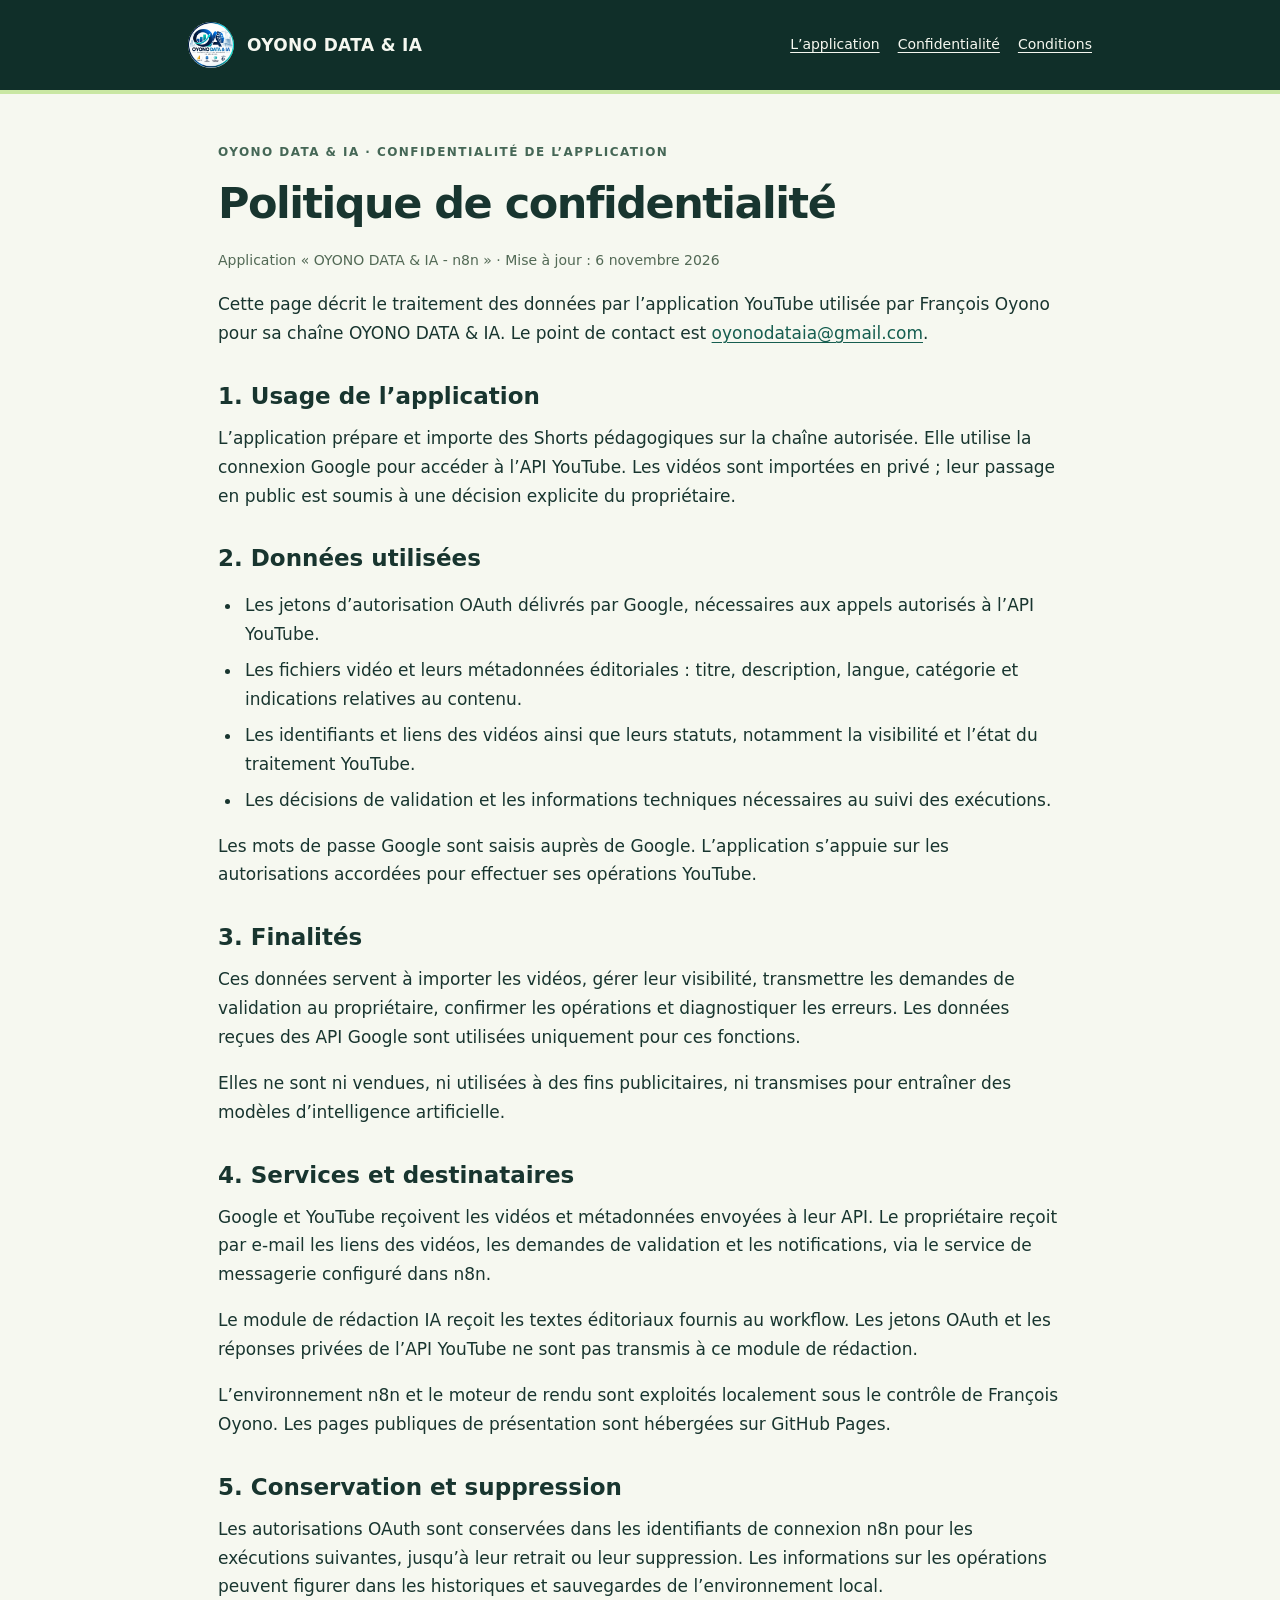
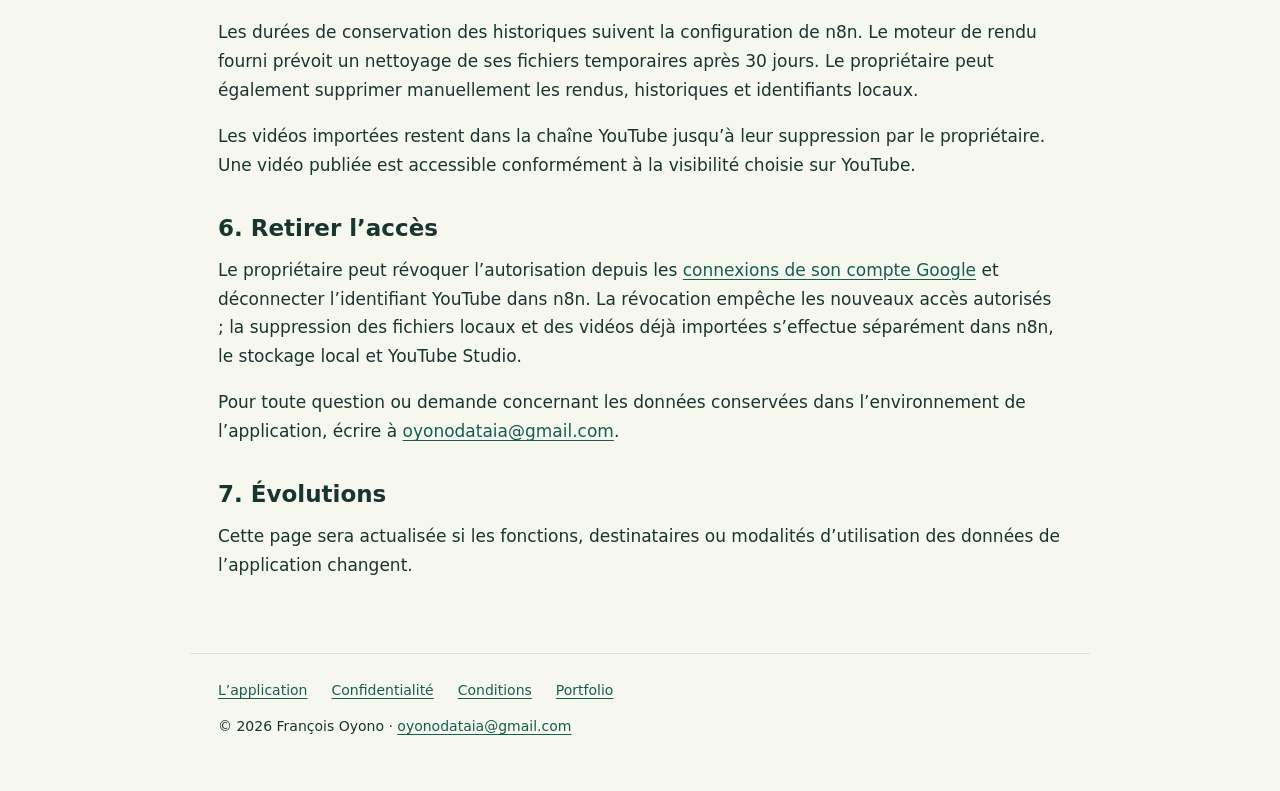
<file: confidentialite-youtube.html>
<!doctype html>
<html lang="fr"><head><meta charset="utf-8"><meta name="viewport" content="width=device-width, initial-scale=1"><title>Confidentialité de l’application YouTube — OYONO DATA &amp; IA</title><meta name="description" content="Utilisation des données Google et YouTube par l’application personnelle OYONO DATA & IA - n8n."><link rel="canonical" href="https://francois-oyono.github.io/portfolio-btp-data/confidentialite-youtube.html"><link rel="icon" href="assets/logo.webp" type="image/webp"><style>*{box-sizing:border-box}html{color-scheme:light}body{margin:0;background:#f6f8f0;color:#18352f;font:17px/1.7 system-ui,-apple-system,"Segoe UI",sans-serif}a{color:#165e50;text-underline-offset:3px}a:focus-visible{outline:3px solid #517e1b;outline-offset:5px}.skip{position:absolute;left:16px;top:-80px;padding:10px;background:white}.skip:focus{top:10px}.top{background:#102f29;color:#f6f8f0;border-bottom:4px solid #c9e7a3}.top>div{max-width:960px;margin:auto;padding:22px 28px;display:flex;align-items:center;justify-content:space-between;gap:20px;flex-wrap:wrap}.brand{display:flex;gap:13px;align-items:center;color:inherit;text-decoration:none;font-weight:750;letter-spacing:.02em}.brand img{width:46px;height:46px;border-radius:50%}.top nav{display:flex;gap:18px;flex-wrap:wrap}.top nav a{font-size:14px;color:#f6f8f0}main{max-width:900px;padding:48px 28px 56px;margin:auto}.eyebrow{font-size:12px;font-weight:750;letter-spacing:.12em;text-transform:uppercase;color:#456756}h1{font-size:clamp(30px,5vw,43px);line-height:1.16;letter-spacing:-.035em;margin:12px 0 20px}h2{font-size:23px;line-height:1.3;margin:34px 0 12px}p{margin:0 0 17px}ul,ol{padding-left:24px}li{padding-left:3px;margin:7px 0}.lead{font-size:20px;color:#34584b}.notice{background:#eaf1df;border-left:4px solid #6b8f4e;padding:20px 24px;margin:27px 0}.notice p:last-child{margin-bottom:0}.cards{display:grid;gap:15px;margin:25px 0}.card{background:white;border:1px solid #d9e2d0;border-radius:9px;padding:22px 25px}.card h2{margin-top:0}.card p:last-child{margin-bottom:0}.date{font-size:14px;color:#526955}footer{border-top:1px solid #d9e2d0;max-width:900px;margin:auto;padding:25px 28px 36px;font-size:14px}footer nav{display:flex;gap:15px 24px;flex-wrap:wrap;margin-bottom:12px}code{overflow-wrap:anywhere;font-size:.92em}main a{overflow-wrap:anywhere}@media(max-width:550px){.top>div{padding:20px}.top nav{gap:12px 18px}main{padding:34px 20px 40px}.brand{font-size:15px}.brand img{width:40px;height:40px}.lead{font-size:18px}.card{padding:20px}.notice{padding:18px}footer{padding:22px 20px}}</style></head><body><a class="skip" href="#contenu">Aller au contenu</a><header class="top"><div><a class="brand" href="index.html"><img src="assets/logo.webp" width="46" height="46" alt=""><span>OYONO DATA &amp; IA</span></a><nav aria-label="Navigation de l’application"><a href="application-youtube.html">L’application</a><a href="confidentialite-youtube.html">Confidentialité</a><a href="conditions-youtube.html">Conditions</a></nav></div></header><main id="contenu">
<p class="eyebrow">OYONO DATA & IA · Confidentialité de l’application</p>
<h1>Politique de confidentialité</h1>
<p class="date">Application « OYONO DATA & IA - n8n » · Mise à jour : 6 novembre 2026</p>
<p>Cette page décrit le traitement des données par l’application YouTube utilisée par François Oyono pour sa chaîne OYONO DATA & IA. Le point de contact est <a href="mailto:oyonodataia@gmail.com">oyonodataia@gmail.com</a>.</p>
<h2>1. Usage de l’application</h2>
<p>L’application prépare et importe des Shorts pédagogiques sur la chaîne autorisée. Elle utilise la connexion Google pour accéder à l’API YouTube. Les vidéos sont importées en privé ; leur passage en public est soumis à une décision explicite du propriétaire.</p>
<h2>2. Données utilisées</h2>
<ul><li>Les jetons d’autorisation OAuth délivrés par Google, nécessaires aux appels autorisés à l’API YouTube.</li><li>Les fichiers vidéo et leurs métadonnées éditoriales : titre, description, langue, catégorie et indications relatives au contenu.</li><li>Les identifiants et liens des vidéos ainsi que leurs statuts, notamment la visibilité et l’état du traitement YouTube.</li><li>Les décisions de validation et les informations techniques nécessaires au suivi des exécutions.</li></ul>
<p>Les mots de passe Google sont saisis auprès de Google. L’application s’appuie sur les autorisations accordées pour effectuer ses opérations YouTube.</p>
<h2>3. Finalités</h2>
<p>Ces données servent à importer les vidéos, gérer leur visibilité, transmettre les demandes de validation au propriétaire, confirmer les opérations et diagnostiquer les erreurs. Les données reçues des API Google sont utilisées uniquement pour ces fonctions.</p>
<p>Elles ne sont ni vendues, ni utilisées à des fins publicitaires, ni transmises pour entraîner des modèles d’intelligence artificielle.</p>
<h2>4. Services et destinataires</h2>
<p>Google et YouTube reçoivent les vidéos et métadonnées envoyées à leur API. Le propriétaire reçoit par e-mail les liens des vidéos, les demandes de validation et les notifications, via le service de messagerie configuré dans n8n.</p>
<p>Le module de rédaction IA reçoit les textes éditoriaux fournis au workflow. Les jetons OAuth et les réponses privées de l’API YouTube ne sont pas transmis à ce module de rédaction.</p>
<p>L’environnement n8n et le moteur de rendu sont exploités localement sous le contrôle de François Oyono. Les pages publiques de présentation sont hébergées sur GitHub Pages.</p>
<h2>5. Conservation et suppression</h2>
<p>Les autorisations OAuth sont conservées dans les identifiants de connexion n8n pour les exécutions suivantes, jusqu’à leur retrait ou leur suppression. Les informations sur les opérations peuvent figurer dans les historiques et sauvegardes de l’environnement local.</p>
<p>Les durées de conservation des historiques suivent la configuration de n8n. Le moteur de rendu fourni prévoit un nettoyage de ses fichiers temporaires après 30 jours. Le propriétaire peut également supprimer manuellement les rendus, historiques et identifiants locaux.</p>
<p>Les vidéos importées restent dans la chaîne YouTube jusqu’à leur suppression par le propriétaire. Une vidéo publiée est accessible conformément à la visibilité choisie sur YouTube.</p>
<h2>6. Retirer l’accès</h2>
<p>Le propriétaire peut révoquer l’autorisation depuis les <a href="https://myaccount.google.com/connections">connexions de son compte Google</a> et déconnecter l’identifiant YouTube dans n8n. La révocation empêche les nouveaux accès autorisés ; la suppression des fichiers locaux et des vidéos déjà importées s’effectue séparément dans n8n, le stockage local et YouTube Studio.</p>
<p>Pour toute question ou demande concernant les données conservées dans l’environnement de l’application, écrire à <a href="mailto:oyonodataia@gmail.com">oyonodataia@gmail.com</a>.</p>
<h2>7. Évolutions</h2><p>Cette page sera actualisée si les fonctions, destinataires ou modalités d’utilisation des données de l’application changent.</p></main><footer><nav aria-label="Informations de l’application"><a href="application-youtube.html">L’application</a><a href="confidentialite-youtube.html">Confidentialité</a><a href="conditions-youtube.html">Conditions</a><a href="index.html">Portfolio</a></nav><p>© 2026 François Oyono · <a href="mailto:oyonodataia@gmail.com">oyonodataia@gmail.com</a></p></footer></body></html>
</file>
<file: style.css>
:root{--ink:#16332f;--muted:#5f716c;--deep:#0c2525;--green:#286b50;--lime:#c5e797;--paper:#fafbf7;--line:#dce4db;--mint:#91c7ad;--radius:12px;font-family:Arial,Helvetica,sans-serif;color:var(--ink);background:var(--paper);font-synthesis:none;scroll-behavior:smooth;scroll-padding-top:100px}
*{box-sizing:border-box}body{margin:0}button,input,select,textarea{font:inherit}button,a,input,select,textarea{-webkit-tap-highlight-color:transparent}button,a{touch-action:manipulation}a{color:inherit;text-decoration:none}button{cursor:pointer}button:disabled{cursor:default}img,svg{max-width:100%}button{color:inherit}button:focus-visible,a:focus-visible,summary:focus-visible,input:focus-visible,select:focus-visible,textarea:focus-visible,[tabindex]:focus-visible{outline:3px solid #639624;outline-offset:5px}h1,h2,h3,h4,h5,p{margin:0}p{line-height:1.7}button{border:0}em{font-style:normal;color:var(--lime)}.container{width:min(1240px,calc(100% - 96px));margin:auto}.section{padding-top:100px;padding-bottom:100px}.eyebrow{font-size:11px;letter-spacing:1.7px;font-weight:700;display:flex;align-items:center;gap:10px;color:#b8d1c5}.eyebrow.dark{color:var(--green)}.line{width:25px;height:1px;background:var(--lime)}.status-dot{display:inline-block;width:6px;height:6px;border-radius:50%;background:var(--lime);flex-shrink:0}.pill{font-size:10px;font-weight:600;padding:7px 10px;background:#edf3e7;color:#326444;border:1px solid #dce8d2;border-radius:30px;display:inline-block}.button{display:inline-flex;align-items:center;justify-content:center;gap:24px;min-height:49px;padding:15px 22px;border-radius:5px;font-size:12px;font-weight:700;transition:transform .2s,background .2s}.button:hover{transform:translateY(-2px)}.button-lime{background:var(--lime);color:var(--deep)}.button-lime:hover{background:#d5f0af}.button-dark{background:var(--ink);color:white}.button-dark:hover{background:#255347}.text-link{font-weight:700;font-size:12px;display:inline-flex;align-items:center;gap:22px;background:none;padding:0;text-align:left;min-height:30px}.text-link span{font-size:18px}.text-link:hover{text-decoration:underline;text-underline-offset:5px}.text-link.light{color:#e6efdf}.sr-only{position:absolute;width:1px;height:1px;padding:0;margin:-1px;overflow:hidden;clip:rect(0,0,0,0);white-space:nowrap;border:0}.skip-link{position:fixed;left:10px;top:-100px;z-index:200;background:var(--lime);padding:15px}.skip-link:focus{top:10px}[hidden]{display:none!important}
.review-bar{height:29px;background:#e9efdf;display:flex;align-items:center;justify-content:center;gap:8px;font-size:10px;letter-spacing:.4px;color:#3f5b43}.review-bar .status-dot{background:#508149;width:5px;height:5px}.review-separator{opacity:.4;margin:0 4px}.review-date{margin-left:30px;opacity:.8}.site-header{height:84px;padding:0 48px;display:flex;align-items:center;justify-content:space-between;background:rgba(250,251,247,.97);backdrop-filter:blur(14px);position:sticky;top:0;z-index:50;border-bottom:1px solid #e4e9df}.brand{display:flex;align-items:center;gap:11px;flex-shrink:0;font-weight:800;font-size:16px;letter-spacing:-.6px;line-height:1.2}.brand img{border-radius:50%;object-fit:cover}.brand b{color:#3b7755}.brand small{display:block;font-size:7px;letter-spacing:1.7px;margin-top:6px;font-weight:500}.site-header nav{display:flex;align-items:center;gap:25px;font-size:11px;font-weight:600}.site-header nav a{position:relative;white-space:nowrap;padding:10px 0}.site-header nav a[aria-current="location"]:after{position:absolute;content:"";left:0;right:0;bottom:2px;height:2px;background:#568553}.site-header nav .nav-contact{border:1px solid #cdd8c9;border-radius:5px;padding:11px 16px;display:flex;gap:20px}.menu-toggle{display:none;background:none;padding:10px}.menu-toggle span{display:block;background:var(--ink);width:23px;height:2px;margin:5px}
.hero{background:var(--deep);color:#f3f5e9;overflow:hidden;position:relative}.hero:after{content:"";width:500px;height:500px;border:1px solid #ffffff06;position:absolute;border-radius:50%;left:-330px;top:70px;pointer-events:none}.hero-grid{padding-top:78px;padding-bottom:58px;display:grid;grid-template-columns:1.05fr 1fr;gap:80px;align-items:center}.hero h1{font-size:clamp(40px,4.1vw,61px);line-height:1.12;font-weight:500;letter-spacing:-2.5px;margin:26px 0}.hero-lead{font-size:19px;line-height:1.55;max-width:440px;color:#d8e5d8}.hero-description{font-size:12px;color:#a3bcb1;max-width:450px;margin-top:19px;line-height:1.85}.hero-actions{display:flex;gap:26px;align-items:center;margin-top:31px}.hero-meta{display:flex;align-items:center;gap:18px;color:#a5b8ac;font-size:10px;margin-top:37px}.hero-meta b{color:#e7eedd;font-size:13px}.hero-meta i{height:13px;border-left:1px solid #456053}.hero-visual{border:1px solid #3c5d50;border-radius:10px;background:linear-gradient(135deg,#19392e99,#152f2c33);padding:21px 26px 17px;box-shadow:0 25px 70px #0002;position:relative}.visual-topline{font-size:8px;letter-spacing:1.3px;display:flex;gap:7px;align-items:center;color:#abc8b6}.visual-topline>span:last-child{margin-left:auto;letter-spacing:1px;color:#779986}.blueprint{height:236px;position:relative;background-image:linear-gradient(#8fbd9b09 1px,transparent 1px),linear-gradient(90deg,#8fbd9b09 1px,transparent 1px);background-size:24px 24px;margin-top:15px}.blueprint svg{width:100%;height:100%;overflow:visible;transform:scale(.96)}.blueprint-label{font-size:7px;letter-spacing:1.7px;position:absolute;left:0;bottom:15px;color:#b0c9af}.blueprint-coord{position:absolute;right:0;top:20px;font-size:7px;line-height:1.7;color:#7b9c88;letter-spacing:1px}.data-window{background:#f6f8ef;border-radius:7px;padding:18px 21px;color:var(--ink);position:relative;box-shadow:0 10px 30px #0002}.window-heading{display:flex;align-items:center;gap:9px;font-size:11px;font-weight:bold}.window-heading small{display:block;font-size:8px;color:#7a8d7d;font-weight:normal;margin-top:5px}.window-icon{font-size:21px;color:#54815d}.window-dots{margin-left:auto;font-size:18px;letter-spacing:2px}.signal-row{display:flex;gap:18px;font-size:7px;color:#648067;margin-top:19px}.signal{width:5px;height:5px;display:inline-block;border-radius:1px;margin-right:4px}.mint{background:#5d9a79}.lime{background:#a5cd70}.visual-chart{display:flex;align-items:flex-end;gap:12px;height:75px;margin-top:10px;padding:0 9px;position:relative}.visual-chart>span{height:var(--h);background:#5e9779;flex:1;z-index:1;border-radius:2px 2px 0 0}.visual-chart>span:nth-of-type(even){background:#bad98d}.chart-grid{position:absolute;inset:0;background:repeating-linear-gradient(to top,#d9e5d4 0 1px,transparent 1px 25px)}.visual-steps{border-top:1px solid #e1e8d9;display:flex;justify-content:space-between;font-size:7px;letter-spacing:1px;padding-top:13px;margin-top:13px;color:#59735d}.visual-steps b{color:#8ba67c}.visual-caption{display:block;text-align:center;margin-top:13px;font-size:7px;color:#91ad9b;letter-spacing:.5px}.hero-bottom{height:70px;border-top:1px solid #315043;display:flex;justify-content:space-between;align-items:center;font-size:9px;letter-spacing:1px;color:#91aa9c}.hero-bottom>span:nth-child(2){font-size:11px;color:#d4e0cf;letter-spacing:0;display:flex;gap:25px;align-items:center}.hero-bottom b{font-weight:normal;color:#90b680}.hero-bottom a{display:flex;justify-content:center;align-items:center;border:1px solid #3e5a4c;width:29px;height:29px;border-radius:50%;font-size:17px}
.section-heading{display:flex;justify-content:space-between;align-items:flex-end;gap:30px;margin-bottom:46px}.section-heading h2,.services-intro h2{font-size:37px;line-height:1.23;font-weight:500;letter-spacing:-1.4px;margin-top:18px}.section-heading>p{font-size:12px;color:var(--muted);max-width:350px;margin-bottom:2px}.journey-grid{display:grid;grid-template-columns:340px 1fr;gap:90px}.profile-card{background:#edf1e6;padding:32px;border:1px solid #dfe6d6;border-radius:8px}.profile-monogram{position:relative;width:80px;height:80px;display:flex;align-items:center;justify-content:center;background:#dce5ce;border-radius:50%;font-size:28px;letter-spacing:-2px;font-weight:500;margin-bottom:25px}.profile-monogram span{position:absolute;background:var(--ink);color:var(--lime);font-size:14px;letter-spacing:0;width:26px;height:26px;display:flex;align-items:center;justify-content:center;border:3px solid #edf1e6;border-radius:50%;right:-3px;bottom:-3px}.profile-card h3{font-size:23px;font-weight:500;letter-spacing:-.5px}.profile-card>p{font-size:12px;margin-top:12px;color:#5f715f;line-height:1.9}.profile-location{font-size:10px;padding:23px 0;border-bottom:1px solid #d1ddc8;display:flex;gap:7px}.profile-card .text-link{margin-top:20px}.timeline{padding-top:1px}.timeline article{display:grid;grid-template-columns:30px 1fr;gap:22px;position:relative;padding-bottom:34px}.timeline article:last-child{padding-bottom:0}.timeline article:not(:last-child):before{content:"";position:absolute;left:14px;top:30px;bottom:0;border-left:1px solid #d7e1d3}.timeline-mark{border:1px solid #c9d6c1;border-radius:50%;height:29px;width:29px;display:flex;align-items:center;justify-content:center;font-size:8px;color:#578358;background:var(--paper);z-index:1}.small-label{font-size:8px;letter-spacing:1.5px;color:#788d72;font-weight:bold}.timeline h3{font-size:18px;font-weight:500;margin:7px 0 10px;letter-spacing:-.3px}.timeline article div>p:not(.small-label){font-size:12px;color:var(--muted);line-height:1.8;max-width:610px}.subtle-tag{display:inline-block;margin-top:13px;font-size:9px;color:#6e806a;line-height:1.7}.skills-section{background:#f0f3eb;border-top:1px solid #e3e9dc;border-bottom:1px solid #e3e9dc}.skill-tabs{display:grid;grid-template-columns:repeat(3,1fr);border:1px solid #d7dfd0;border-radius:7px;overflow:hidden}.skill-tabs button{background:transparent;display:flex;gap:16px;align-items:center;text-align:left;padding:23px;color:#7c8c74;font-size:10px;border-right:1px solid #d7dfd0}.skill-tabs button:last-child{border:0}.skill-tabs button span{font-size:14px;color:#51664e}.skill-tabs button b{margin-left:auto;font-size:17px;font-weight:normal}.skill-tabs button[aria-selected="true"]{background:var(--ink);color:#8ca787}.skill-tabs button[aria-selected="true"] span,.skill-tabs button[aria-selected="true"] b{color:#edf2df}.skill-panel{display:grid;grid-template-columns:1fr 1fr;gap:70px;padding:36px 28px 0;min-height:246px}.skill-panel h3{font-size:25px;line-height:1.35;font-weight:500;letter-spacing:-.6px;margin-top:17px}.skill-panel p{color:var(--muted);font-size:12px;max-width:440px;margin-top:13px}.check-list{list-style:none;padding:6px 0 0;margin:0}.check-list li{font-size:12px;line-height:1.7;padding:10px 0 10px 24px;position:relative;border-bottom:1px solid #dce4d3}.check-list li:before{content:"✓";color:#58864a;position:absolute;left:0}.tool-tags{display:flex;flex-wrap:wrap;gap:7px;margin-top:22px}.tool-tags span{padding:6px 9px;border:1px solid #d4ddcd;border-radius:4px;font-size:9px;color:#607459}.skill-panel .text-link{margin-top:17px}
.services-grid{display:grid;grid-template-columns:1fr 1.12fr;gap:100px}.services-intro h2{font-size:34px;margin-top:18px}.services-intro>p:not(.eyebrow):not(.service-note){font-size:12px;color:var(--muted);margin-top:22px;max-width:370px}.services-intro .button{margin-top:27px}.service-note{font-size:9px;color:#7a8a74;margin-top:20px;line-height:1.8}.service-accordions{border-top:1px solid #ccd8c4}.service-accordions details{border-bottom:1px solid #ccd8c4}.service-accordions summary{list-style:none;display:flex;gap:24px;align-items:center;font-size:15px;padding:26px 0;cursor:pointer;font-weight:500}.service-accordions summary::-webkit-details-marker{display:none}.service-accordions summary>span{font-size:9px;color:#8a9b82}.service-accordions summary>b{margin-left:auto;font-size:21px;font-weight:400;color:#5d7951}.service-accordions details[open] summary>b{transform:rotate(45deg)}.accordion-content{padding:0 20px 27px 39px}.accordion-content p{font-size:12px;color:var(--muted);line-height:1.8}.accordion-content p+p{margin-top:9px}.accordion-content strong{color:var(--ink);font-weight:600}
.projects-section{background:#f0f3eb;border-top:1px solid #e3e9dc}.agents-feature{display:grid;grid-template-columns:1fr 1fr;gap:60px;background:var(--deep);border-radius:10px;padding:50px;color:#f1f4e7;scroll-margin-top:105px}.agents-info h3{font-weight:500;font-size:39px;letter-spacing:-1.6px;line-height:1.2;margin:26px 0}.agents-info>p{font-size:12px;line-height:1.8;color:#adc3b4;max-width:390px}.agent-flow{display:flex;flex-wrap:wrap;align-items:center;gap:11px;font-size:9px;margin-top:25px}.agent-flow span{border:1px solid #3b594a;padding:9px 12px;border-radius:4px;color:#c4d4bf}.agent-flow b{font-weight:normal;color:#a0be89}.agents-info .agents-note{font-size:10px;margin-top:19px;line-height:1.8;color:#89a390}.agents-info .text-link{margin-top:28px}.agent-demo{background:#f5f7ee;border-radius:8px;padding:25px;color:var(--ink);align-self:center}.demo-head{display:flex;gap:11px;align-items:center;padding-bottom:21px;border-bottom:1px solid #dce4d2;margin-bottom:19px}.demo-icon{display:flex;align-items:center;justify-content:center;background:#e1ebd6;width:35px;height:35px;border-radius:8px;font-size:24px;color:#517148}.demo-head h4{font-size:14px;font-weight:600}.demo-head p{font-size:8px;color:#7c8e74;margin-top:4px}.demo-badge{margin-left:auto;font-size:7px;letter-spacing:1px;border:1px solid #c7d6bc;padding:5px 7px;border-radius:3px;color:#628352}.agent-demo label,.demo-label{font-size:9px;color:#62765b;display:block;margin-bottom:9px}.agent-demo select{width:100%;border:1px solid #d1dcc7;border-radius:4px;background:#fffef9;color:#345137;padding:10px;font-size:10px;min-height:38px}.demo-label{margin-top:17px}.channel-tabs{display:grid;grid-template-columns:repeat(4,1fr);gap:4px;margin-top:7px}.channel-tabs button{font-size:8px;background:#e8eedf;padding:9px 3px;border-radius:4px;color:#69805f;border:1px solid transparent}.channel-tabs button[aria-pressed="true"]{background:#dae8c8;color:#365c29;border-color:#b1ce8d}.draft-output{background:#fffef9;border:1px solid #d7e0cb;border-radius:5px;padding:17px;margin-top:18px}.draft-meta{display:flex;justify-content:space-between;font-size:6px;letter-spacing:1px;color:#719364}.draft-meta span:last-child{color:#877342;background:#f1ecd9;padding:3px 5px;border-radius:3px;letter-spacing:.6px}.draft-output h5{font-size:14px;font-weight:500;line-height:1.4;margin:14px 0 9px}.draft-output>p{font-size:10px;line-height:1.8;color:#6a7b61;min-height:108px;white-space:pre-line}.draft-footer{display:flex;align-items:center;justify-content:space-between;font-size:7px;margin-top:15px;border-top:1px solid #e8ecdf;padding-top:12px;color:#8a9980}.draft-footer button{font-size:8px;background:none;padding:6px;color:#567547}.demo-disclaimer{font-size:7px;color:#7b8d73;line-height:1.65;margin-top:13px}.project-toolbar{display:flex;align-items:center;justify-content:space-between;margin:48px 0 22px;gap:20px}.project-toolbar>h3{font-size:17px;font-weight:500;letter-spacing:-.3px}.project-filters{display:flex;gap:5px}.project-filters button{background:none;font-size:9px;padding:9px 13px;border-radius:30px;border:1px solid transparent;color:#71816a}.project-filters button.selected{border-color:#cad7bc;color:#385c30;background:#e4edda}.project-grid{display:grid;grid-template-columns:repeat(3,1fr);gap:22px;align-items:stretch}.project-card{background:var(--paper);border:1px solid #dce4d2;border-radius:8px;overflow:hidden;display:flex;flex-direction:column}.project-art{height:205px;padding:20px 23px;position:relative;overflow:hidden}.art-label{font-size:7px;letter-spacing:1.2px;font-weight:bold;position:relative;z-index:1}.art-foot{position:absolute;bottom:15px;left:23px;font-size:6px;letter-spacing:1.3px;opacity:.7}.retail-art{background:#e2ebd9;color:#507343}.retail-metrics{display:flex;gap:10px;margin-top:20px}.retail-metrics span{flex:1;font-size:5px;letter-spacing:.5px;background:#f9fbf4bb;padding:9px;border-radius:3px}.retail-metrics b{display:block;font-size:20px;margin-top:7px;font-weight:500}.retail-bars{display:flex;flex-direction:column;gap:6px;margin-top:13px;width:78%}.retail-bars i{height:5px;background:#9cb584;width:var(--w);border-radius:1px}.retail-bars i:first-child{background:#46704a}.energy-art{background:#e6ece6;color:#537363}.energy-house{position:absolute;left:31px;top:36px;font-size:135px;line-height:1;color:#adc1ad;font-weight:normal}.energy-bars{position:absolute;right:45px;top:58px;display:flex;flex-direction:column;gap:3px;width:112px}.energy-bars i{height:10px;font-size:7px;font-style:normal;background:#498663;color:white;display:block;padding:1px 6px;clip-path:polygon(0 0,90% 0,100% 50%,90% 100%,0 100%)}.energy-bars i:nth-child(1){width:43%}.energy-bars i:nth-child(2){width:52%;background:#79a764}.energy-bars i:nth-child(3){width:61%;background:#a8b75f}.energy-bars i:nth-child(4){width:70%;background:#c7bd67}.energy-bars i:nth-child(5){width:79%;background:#c6a766}.energy-bars i:nth-child(6){width:88%;background:#bb8a68}.energy-bars i:nth-child(7){width:97%;background:#af7468}.review-art{background:#e6e9dd;color:#667250}.review-lines{display:flex;align-items:center;flex-direction:column;margin-top:31px}.review-lines>span{padding:10px;background:#f9faf3;border:1px solid #ced7be;border-radius:5px;font-size:11px;color:#6d795c}.review-lines>i{font-style:normal;margin:7px;font-size:16px;color:#8e9f77}.review-lines div{display:flex;gap:5px}.review-lines b{font-size:6px;padding:7px 8px;border:1px solid #c3d0b0;background:#d9e2cc;border-radius:3px;color:#6e8554}.project-body{padding:23px;display:flex;flex-direction:column;flex:1}.project-state{display:flex;justify-content:space-between;align-items:center;gap:6px}.project-state .pill{font-size:7px;padding:5px 7px}.project-state>span:last-child{font-size:6px;letter-spacing:1px;color:#839076}.project-body h3{font-size:22px;letter-spacing:-.7px;margin:18px 0 12px;font-weight:500}.project-body p{font-size:11px;line-height:1.8;color:#6e7d64}.project-tools{font-size:8px;color:#7c8d6b;padding:20px 0}.project-body .text-link{border-top:1px solid #dde5d3;width:100%;padding-top:15px;justify-content:space-between;font-size:10px;margin-top:auto}
.contact-section{background:var(--deep);color:#eff3e5}.contact-grid{display:grid;grid-template-columns:1fr 1fr;gap:115px}.contact-section h2{font-size:55px;line-height:1.12;font-weight:500;letter-spacing:-2px;margin-top:25px}.contact-intro{font-size:12px;color:#a6beb0;max-width:350px;margin-top:24px}.email-link{display:flex;align-items:center;gap:20px;width:fit-content;font-size:19px;margin-top:34px;border-bottom:1px solid #658564;padding-bottom:9px;letter-spacing:-.4px}.email-link:hover{color:var(--lime)}.copy-email{display:flex;align-items:center;gap:12px;background:none;font-size:8px;color:#9eb797;padding:10px 0;min-height:30px}.contact-facts{display:flex;flex-direction:column;gap:12px;margin-top:25px;font-size:10px;color:#a2b79f}.social-links{display:flex;gap:24px;flex-wrap:wrap;margin-top:31px;font-size:10px;color:#d6e3cc}.social-links a{min-height:30px;display:flex;align-items:center;gap:14px}.social-links a:hover{text-decoration:underline}.contact-form{border:1px solid #365243;border-radius:8px;padding:30px;background:#18332988}.contact-form h3{font-weight:500;font-size:21px;letter-spacing:-.4px}.contact-form>p:first-of-type{font-size:10px;color:#9fb59e;margin:8px 0 24px}.contact-form label{display:block;font-size:9px;color:#bfceb6;margin-bottom:8px}.contact-form label span{color:#bdce91}.contact-form input,.contact-form textarea,.contact-form select{width:100%;background:#102c25;border:1px solid #3d5948;border-radius:4px;padding:12px;color:#e3ecda;font-size:10px;min-width:0}.contact-form input::placeholder,.contact-form textarea::placeholder{color:#8ca28c;opacity:1}.contact-form>input,.contact-form>textarea,.contact-form>select{margin-bottom:20px}.contact-form select{color-scheme:dark}.form-row{display:grid;grid-template-columns:1fr 1fr;gap:14px;margin-bottom:20px}.contact-form textarea{resize:vertical;min-height:110px}.contact-form .button{width:100%;justify-content:space-between;min-height:45px;font-size:11px}.contact-form .form-note{font-size:8px;line-height:1.7;color:#91a68b;margin-top:12px}.contact-form #form-status{font-size:10px;color:#d1e3b4;margin-top:8px}.contact-form .text-link{margin:10px 14px 0 0;font-size:9px}footer{background:#f6f8f0}.footer-top{padding-top:34px;padding-bottom:30px;display:flex;justify-content:space-between;align-items:center;gap:20px}.footer-top>p{font-size:10px;color:#7e8e73}.footer-top .brand{font-size:13px}.footer-top .brand small{font-size:6px}.back-top{font-size:9px;color:#58734d}.footer-bottom{border-top:1px solid #dfe7d6;display:flex;justify-content:space-between;gap:20px;padding:18px 0 22px;font-size:8px;color:#829276}.footer-bottom button{background:none;padding:0;color:#6b805b;font-size:8px}
dialog{border:1px solid #c8d6bc;border-radius:12px;background:var(--paper);color:var(--ink);width:min(700px,calc(100% - 32px));padding:44px;max-height:88dvh;box-shadow:0 20px 90px #0005}dialog::backdrop{background:#061b18b8;backdrop-filter:blur(5px)}.dialog-close{position:absolute;right:17px;top:15px;width:32px;height:32px;background:#eaf0e0;border-radius:50%;font-size:23px;font-weight:normal;display:flex;align-items:center;justify-content:center}#dialog-title{font-size:31px;letter-spacing:-1px;font-weight:500;margin:20px 0 14px}#dialog-content>p{font-size:12px;color:var(--muted)}.dialog-facts{display:grid;gap:20px;margin-top:25px}.dialog-facts h4{font-size:10px;letter-spacing:1px;text-transform:uppercase;margin-bottom:7px;color:#486e3b}.dialog-facts p,.dialog-facts li{font-size:12px;line-height:1.8;color:#687b5d}.dialog-facts ul{margin:0;padding-left:18px}.dialog-bottom{display:flex;align-items:center;gap:25px;border-top:1px solid #dbe5cf;margin-top:28px;padding-top:23px}.dialog-bottom .button{font-size:10px;gap:10px}.privacy-copy p+p{margin-top:15px}#toast{position:fixed;bottom:24px;left:50%;transform:translateX(-50%) translateY(90px);background:#243f2e;color:#f1f6e8;border:1px solid #78915f;padding:13px 22px;border-radius:6px;font-size:11px;z-index:150;transition:transform .25s;box-shadow:0 8px 30px #0003;max-width:calc(100% - 32px);text-align:center}#toast.visible{transform:translateX(-50%) translateY(0)}
@media(min-width:1600px){.hero-grid{padding-top:94px;padding-bottom:80px}.hero h1{font-size:64px}}
@media(max-width:1150px){.container{width:calc(100% - 64px)}.site-header{padding:0 32px}.site-header nav{gap:16px;font-size:10px}.brand{font-size:14px}.brand small{font-size:6px}.hero-grid{gap:45px}.hero h1{font-size:46px}.hero-actions{gap:20px;flex-wrap:wrap}.hero-meta{gap:10px;font-size:9px}.hero-visual{padding:19px}.journey-grid{grid-template-columns:300px 1fr;gap:55px}.services-grid{gap:65px}.agents-feature{gap:35px;padding:35px}.agents-info h3{font-size:35px}.contact-grid{gap:65px}.project-body{padding:20px}.project-state{gap:3px}.project-state>span:last-child{font-size:5px}.energy-bars{right:27px}.section-heading>p{font-size:11px}}
@media(max-width:900px){.site-header{height:74px}.menu-toggle{display:block}.site-header nav{display:none;position:absolute;top:74px;left:0;right:0;background:var(--paper);padding:20px 32px;border-bottom:1px solid #dce4d2;box-shadow:0 20px 30px #0001;font-size:13px;gap:8px}.site-header nav.open{display:flex;flex-direction:column;align-items:stretch}.site-header nav a{padding:12px}.site-header nav a[aria-current="location"]:after{display:none}.site-header nav a[aria-current="location"]{background:#e8efdf;border-radius:4px}.site-header nav .nav-contact{justify-content:space-between}.hero-grid{gap:35px;padding-top:55px;padding-bottom:48px}.hero h1{font-size:39px;letter-spacing:-1.7px}.hero-lead{font-size:16px}.hero-description{font-size:11px}.hero .eyebrow{font-size:8px;letter-spacing:1px}.hero-visual{padding:15px}.blueprint{height:180px}.data-window{padding:14px}.hero-meta{align-items:flex-start;flex-direction:column}.hero-meta i{display:none}.hero-actions{gap:13px}.hero-actions .text-link{font-size:10px}.hero .button{font-size:10px;padding:13px 16px}.hero-bottom>span:first-child{font-size:7px;letter-spacing:.5px}.hero-bottom>span:nth-child(2){gap:14px;font-size:9px}.section{padding:75px 0}.section-heading h2{font-size:31px}.section-heading>p{max-width:270px;font-size:10px}.journey-grid{grid-template-columns:250px 1fr;gap:35px}.profile-card{padding:25px}.profile-card h3{font-size:21px}.timeline h3{font-size:16px}.timeline article div>p:not(.small-label){font-size:11px}.skill-panel{gap:40px;padding:30px 10px 0}.skill-panel h3{font-size:23px}.skill-tabs button{padding:20px 16px;gap:10px}.skill-tabs button span{font-size:12px}.services-grid{gap:40px;grid-template-columns:.9fr 1fr}.services-intro h2{font-size:29px}.service-accordions summary{font-size:12px;gap:15px}.accordion-content{padding-left:25px}.agents-feature{gap:25px;padding:29px}.agents-info h3{font-size:31px}.agents-info .eyebrow{font-size:7px;letter-spacing:1px}.agents-info>p{font-size:11px}.agent-flow{gap:6px;font-size:7px}.agent-flow span{padding:7px}.agent-demo{padding:18px}.demo-head{gap:8px}.demo-head h4{font-size:12px}.demo-head p{font-size:7px}.draft-output{padding:14px}.draft-output h5{font-size:12px}.draft-output>p{font-size:9px}.project-grid{gap:15px}.project-art{padding:18px;height:180px}.art-label{font-size:6px;letter-spacing:.6px}.art-foot{left:18px;font-size:5px;letter-spacing:.8px}.project-body{padding:17px}.project-state{flex-wrap:wrap;gap:9px}.project-body h3{font-size:19px}.project-body p{font-size:10px}.project-tools{font-size:7px}.retail-metrics{gap:5px}.retail-metrics span{padding:7px;font-size:4px}.energy-house{left:17px;font-size:110px;top:40px}.energy-bars{right:22px;width:85px;top:52px}.energy-bars i{height:9px;font-size:6px}.review-lines>span{font-size:9px}.review-lines b{font-size:5px;padding:5px}.contact-grid{gap:40px}.contact-section h2{font-size:46px}.contact-form{padding:25px}.email-link{font-size:17px}.social-links{gap:14px;font-size:9px}.footer-top>p{font-size:8px}.project-filters button{padding:8px 10px;font-size:8px}}
@media(max-width:650px){:root{scroll-padding-top:86px}.container{width:calc(100% - 40px)}.review-bar{font-size:8px;height:27px;gap:6px}.review-date{margin-left:15px}.site-header{padding:0 20px;height:69px}.site-header nav{top:69px;padding:15px 20px}.brand{font-size:14px}.brand img{width:38px;height:38px}.brand small{font-size:6px;letter-spacing:1.3px}.hero-grid{grid-template-columns:1fr;padding-top:43px;padding-bottom:32px;gap:34px}.hero h1{font-size:43px;letter-spacing:-1.9px;margin:23px 0}.hero-lead{font-size:17px;max-width:340px}.hero-description{font-size:12px;line-height:1.8;max-width:420px;margin-top:17px}.hero .eyebrow{font-size:8px}.hero-actions{margin-top:25px;gap:22px}.hero .button{font-size:11px;min-height:46px;padding:14px 17px;gap:15px}.hero-actions .text-link{font-size:10px}.hero-meta{margin-top:27px;flex-direction:row;gap:15px;font-size:8px;align-items:center}.hero-meta b{font-size:11px}.hero-meta i{display:block}.hero-visual{padding:17px 21px;max-width:450px;width:100%;margin:0 auto}.blueprint{height:195px}.data-window{padding:15px 18px}.visual-chart{height:65px}.hero-bottom{height:66px;gap:16px}.hero-bottom>span:first-child{max-width:140px;line-height:1.7;font-size:6px}.hero-bottom>span:nth-child(2){font-size:8px;gap:8px}.hero-bottom a{width:25px;height:25px;font-size:14px;flex-shrink:0}.section{padding:58px 0}.eyebrow{font-size:9px;letter-spacing:1.3px}.section-heading{display:block;margin-bottom:30px}.section-heading h2{font-size:30px;letter-spacing:-1px;margin-top:16px}.section-heading>p{margin-top:19px;font-size:11px;max-width:none}.journey-grid{grid-template-columns:1fr;gap:33px}.profile-card{padding:25px;display:grid;grid-template-columns:60px 1fr;column-gap:20px}.profile-monogram{width:58px;height:58px;font-size:23px;margin-bottom:0;grid-row:1 / 3}.profile-monogram span{width:22px;height:22px;font-size:12px}.profile-card h3{font-size:22px}.profile-card>p{font-size:11px;margin-top:9px}.profile-location{grid-column:1 / -1;padding:19px 0;font-size:9px}.profile-card .text-link{grid-column:1 / -1;margin-top:13px;font-size:11px}.timeline article{gap:17px;padding-bottom:28px}.timeline h3{font-size:17px;line-height:1.4}.timeline article div>p:not(.small-label){font-size:11px}.skill-tabs button{padding:14px 9px;gap:6px;flex-wrap:wrap;font-size:8px;justify-content:space-between}.skill-tabs button span{font-size:10px;order:3;flex:0 0 100%;margin-top:4px}.skill-tabs button b{font-size:14px}.skill-panel{grid-template-columns:1fr;gap:15px;padding:25px 0 0;min-height:0}.skill-panel h3{font-size:25px}.skill-panel p{font-size:11px}.check-list{padding-top:0}.check-list li{font-size:11px;padding:11px 0 11px 22px}.tool-tags{margin-top:19px;gap:6px}.tool-tags span{font-size:8px;padding:6px 8px}.services-grid{grid-template-columns:1fr;gap:30px}.services-intro h2{font-size:30px}.services-intro>p:not(.eyebrow):not(.service-note){font-size:11px;margin-top:17px}.services-intro .button{margin-top:22px}.service-note{font-size:8px}.service-accordions summary{font-size:13px;padding:23px 0}.accordion-content p{font-size:11px}.agents-feature{grid-template-columns:1fr;padding:27px 21px;gap:30px}.agents-info h3{font-size:35px;margin:23px 0}.agents-info>p{font-size:11px;max-width:none}.agents-info .eyebrow{font-size:7px}.agent-flow{font-size:8px;gap:7px}.agent-flow span{padding:8px}.agents-info .agents-note{font-size:9px}.agents-info .text-link{margin-top:20px;font-size:11px}.agent-demo{padding:19px}.demo-head h4{font-size:13px}.demo-head p{font-size:7px}.agent-demo label,.demo-label{font-size:9px}.agent-demo select{font-size:10px;min-height:39px}.channel-tabs button{font-size:8px;padding:11px 3px}.draft-output h5{font-size:14px}.draft-output>p{font-size:10px;min-height:0}.demo-disclaimer{font-size:7px}.project-toolbar{display:block;margin:33px 0 20px}.project-toolbar>h3{font-size:17px}.project-filters{margin-top:16px;gap:3px;flex-wrap:wrap}.project-filters button{font-size:9px;padding:9px 12px}.project-grid{grid-template-columns:1fr;gap:23px}.project-art{height:210px;padding:20px 24px}.art-label{font-size:7px;letter-spacing:1px}.art-foot{left:24px;font-size:6px;letter-spacing:1px}.retail-metrics{gap:9px;margin-top:22px}.retail-metrics span{font-size:6px;padding:10px}.retail-metrics b{font-size:22px}.retail-bars{margin-top:14px;gap:6px}.retail-bars i{height:6px}.energy-house{left:50px;font-size:140px;top:40px}.energy-bars{right:50px;top:57px;width:125px}.energy-bars i{height:10px;font-size:7px}.review-lines{margin-top:35px}.review-lines>span{font-size:13px;padding:12px 16px}.review-lines b{font-size:7px;padding:8px 11px}.project-body{padding:24px}.project-state{flex-wrap:nowrap}.project-state .pill{font-size:8px;padding:6px 8px}.project-state>span:last-child{font-size:7px}.project-body h3{font-size:25px;margin:21px 0 12px}.project-body p{font-size:12px}.project-tools{font-size:9px}.project-body .text-link{font-size:11px}.contact-grid{grid-template-columns:1fr;gap:35px}.contact-section h2{font-size:46px}.contact-intro{font-size:12px}.email-link{font-size:20px}.copy-email{font-size:9px}.contact-facts{font-size:10px}.social-links{font-size:10px}.contact-form{padding:24px 20px}.contact-form h3{font-size:22px}.contact-form label{font-size:10px}.contact-form input,.contact-form textarea,.contact-form select{font-size:16px;padding:11px 10px}.form-row{grid-template-columns:1fr;gap:19px}.contact-form .button{font-size:12px}.contact-form .form-note{font-size:9px}.footer-top{flex-wrap:wrap;gap:22px;padding:28px 0}.footer-top>p{order:3;width:100%;font-size:9px}.back-top{margin-left:auto;font-size:8px}.footer-bottom{flex-wrap:wrap;gap:12px;font-size:7px}.footer-bottom span:nth-child(2){margin-left:auto}.footer-bottom button{font-size:8px;width:100%;text-align:left;margin-top:3px}dialog{padding:34px 23px;max-height:90dvh}#dialog-title{font-size:27px}.dialog-bottom{gap:18px;flex-wrap:wrap}.dialog-bottom .button{font-size:10px;padding:14px}.dialog-facts p,.dialog-facts li{font-size:11px}}
@media(prefers-reduced-motion:reduce){:root{scroll-behavior:auto}*,*:before,*:after{transition:none!important;animation:none!important}}

/* Readability: generous text sizes for presentation and review. */
.site-header nav{font-size:12px}.eyebrow{font-size:11px}.hero-description{font-size:14px;line-height:1.8}.hero-meta{font-size:11px}.hero-meta b{font-size:14px}.section-heading>p{font-size:14px}.profile-card>p{font-size:14px}.profile-location{font-size:12px}.timeline article div>p:not(.small-label){font-size:14px}.small-label{font-size:10px}.subtle-tag{font-size:11px}.skill-panel p,.check-list li{font-size:14px}.tool-tags span{font-size:11px}.services-intro>p:not(.eyebrow):not(.service-note){font-size:14px}.service-note{font-size:11px}.accordion-content p{font-size:14px}.agents-info>p{font-size:14px}.agents-info .agents-note{font-size:12px}.agent-flow{font-size:10px}.agent-demo label,.demo-label{font-size:11px}.agent-demo select{font-size:12px}.demo-head h4{font-size:16px}.demo-head p{font-size:10px}.demo-icon{font-size:13px;font-weight:bold}.channel-tabs button{font-size:10px;min-height:34px}.draft-meta{font-size:8px}.draft-output h5{font-size:16px}.draft-output>p{font-size:12px;line-height:1.8}.draft-footer{font-size:9px}.draft-footer button{font-size:11px;min-height:30px}.demo-disclaimer{font-size:10px}.project-filters button{font-size:11px}.project-state .pill{font-size:9px}.project-state>span:last-child{font-size:8px}.project-body p{font-size:13px}.project-tools{font-size:10px}.project-body .text-link{font-size:12px}.contact-intro{font-size:14px}.copy-email{font-size:11px}.contact-facts,.social-links{font-size:12px}.contact-form>p:first-of-type{font-size:12px}.contact-form label{font-size:12px}.contact-form input,.contact-form textarea,.contact-form select{font-size:14px}.contact-form .form-note{font-size:11px}.contact-form #form-status{font-size:12px}.footer-top>p{font-size:11px}.footer-bottom,.footer-bottom button{font-size:10px}.back-top{font-size:11px}.dialog-facts p,.dialog-facts li,#dialog-content>p{font-size:14px}.dialog-facts h4{font-size:11px}.text-link{font-size:13px}
@media(max-width:1150px){.site-header nav{font-size:11px;gap:16px}.project-state{flex-wrap:wrap;gap:8px}.agents-feature{gap:30px}}
@media(max-width:900px){.site-header nav{font-size:14px}.hero-description{font-size:13px}.hero-meta{font-size:10px}.section-heading>p{font-size:13px}.services-grid{gap:35px}.service-accordions summary{font-size:14px}.agents-feature{grid-template-columns:1fr 1fr;padding:27px;gap:25px}.agents-info>p{font-size:13px}.agents-info .eyebrow{font-size:9px}.agent-flow{font-size:9px}.agent-demo{padding:16px}.demo-head h4{font-size:14px}.demo-head p{font-size:9px}.draft-output h5{font-size:14px}.draft-output>p{font-size:11px}.channel-tabs button{font-size:9px}.project-body p{font-size:12px}.project-filters button{font-size:10px}.contact-grid{gap:35px}.footer-top>p{font-size:10px}}
@media(max-width:650px){.hero-description{font-size:14px}.hero-meta{font-size:10px;flex-wrap:wrap;gap:10px}.hero-meta b{font-size:12px}.section-heading>p{font-size:14px}.timeline article div>p:not(.small-label){font-size:14px}.profile-card>p{font-size:13px}.small-label{font-size:9px}.skill-tabs button span{font-size:11px}.skill-panel p,.check-list li{font-size:14px}.services-intro>p:not(.eyebrow):not(.service-note){font-size:14px}.service-note{font-size:11px}.accordion-content p{font-size:14px}.agents-feature{grid-template-columns:1fr;padding:26px 20px;gap:28px}.agents-info>p{font-size:14px}.agents-info .agents-note{font-size:12px}.agents-info .eyebrow{font-size:8px}.agents-info .text-link{font-size:13px}.agent-demo{padding:18px}.demo-head h4{font-size:15px}.demo-head p{font-size:10px}.agent-demo select{font-size:16px}.channel-tabs button{font-size:10px;min-height:40px}.draft-output h5{font-size:16px}.draft-output>p{font-size:13px}.draft-footer{font-size:10px}.demo-disclaimer{font-size:10px}.project-body p{font-size:14px}.project-body .text-link{font-size:13px}.project-tools{font-size:11px}.project-state .pill{font-size:10px}.project-state>span:last-child{font-size:8px}.project-filters button{font-size:11px}.contact-form input,.contact-form textarea,.contact-form select{font-size:16px}.contact-form .form-note{font-size:11px}.contact-facts,.social-links{font-size:12px}.footer-bottom,.footer-bottom button{font-size:9px}.dialog-facts p,.dialog-facts li,#dialog-content>p{font-size:14px}}

/* Fiches projets illustrées par une capture */
.shot-art{padding:0!important;background:#0b1f3a}
.shot-art img{width:100%;height:100%;object-fit:contain;object-position:center top;display:block}
.shot-art .art-label{position:absolute;left:14px;bottom:12px;background:#0c2525;color:#c8e89a;padding:5px 8px;border-radius:4px}
</file>
